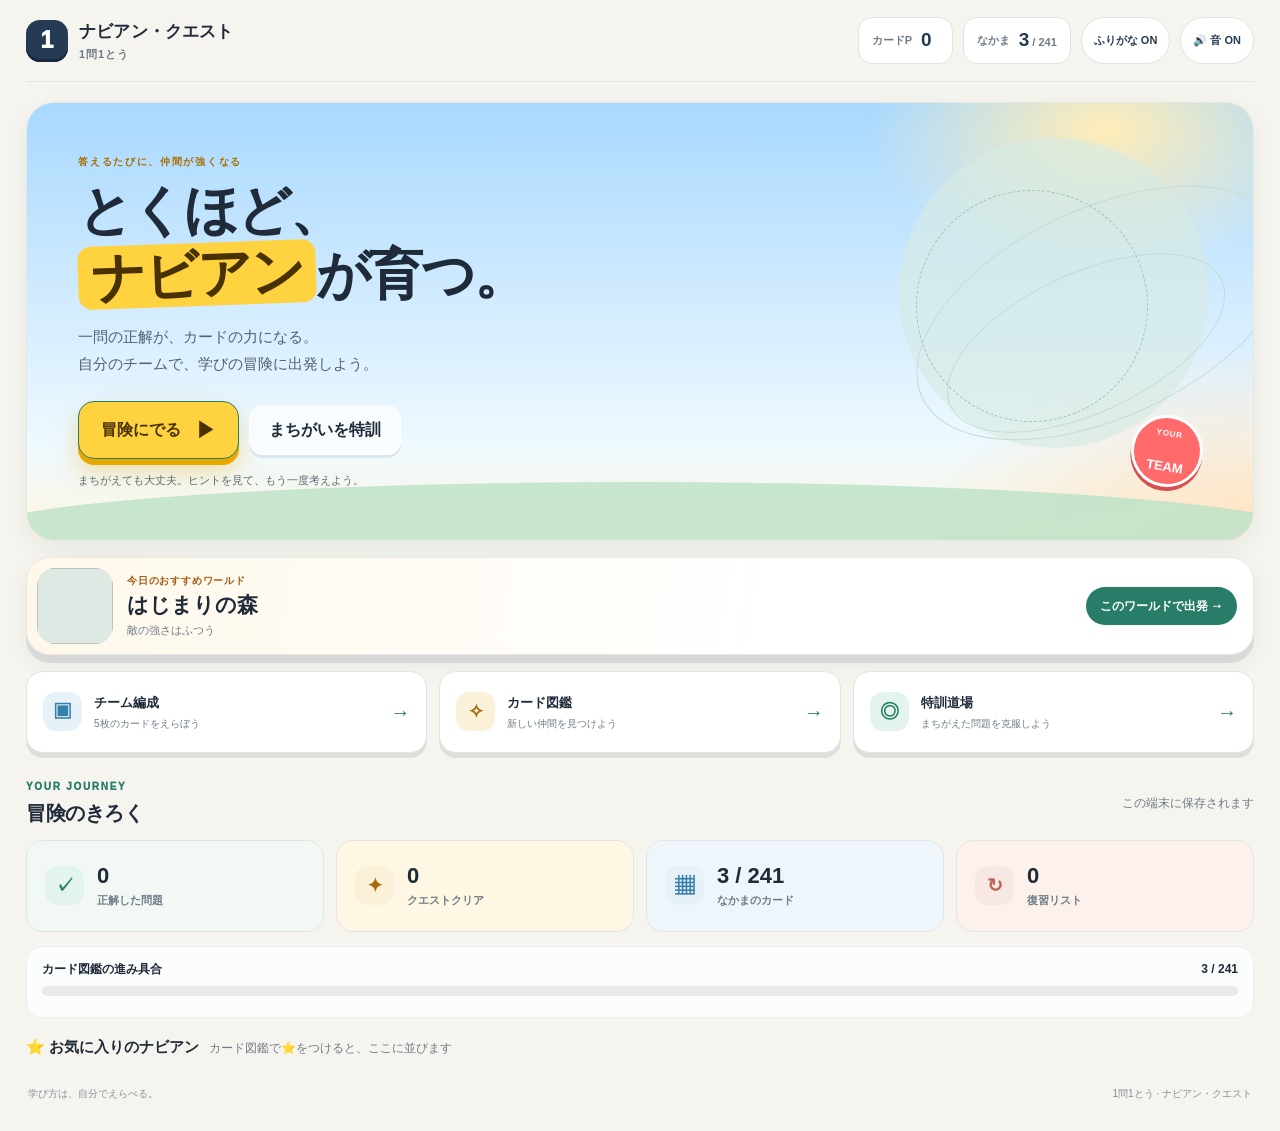
<file: index.html>
<!doctype html>
<html lang="ja">
<head>
  <meta charset="utf-8">
  <meta name="viewport" content="width=device-width,initial-scale=1,viewport-fit=cover">
  <meta name="theme-color" content="#f5f4ef">
  <meta name="description" content="ナビアンのカードと一緒に、問題を解いて冒険しよう。">
  <title>ナビアン・クエスト｜1問1とう</title>
  <link rel="stylesheet" href="css/quest.css">
  <link rel="stylesheet" href="css/battle-arena.css">
</head>
<body>
<div class="app-shell">
  <header class="topbar">
    <button class="brand" data-action="home" aria-label="ホームへ">
      <span class="brand-mark">1</span>
      <span class="brand-copy"><strong>ナビアン・クエスト</strong><small>1問1とう</small></span>
    </button>
    <div class="top-stats" aria-label="きろく">
      <div class="top-stat"><span>カードP</span><strong id="topPoints">0</strong></div>
      <div class="top-stat"><span>なかま</span><strong id="topOwned">3<small> / 241</small></strong></div>
      <button class="chip-button" id="furiganaBtn" data-action="toggle-furigana" aria-pressed="true">ふりがな ON</button>
      <button class="chip-button" id="soundBtn" data-action="toggle-sound" aria-pressed="true">🔊 音 ON</button>
    </div>
  </header>

  <main>
    <section id="screen-home" class="screen active" aria-labelledby="homeTitle">
      <div class="hero">
        <div class="hero-copy">
          <p class="eyebrow">答えるたびに、仲間が強くなる</p>
          <h1 id="homeTitle">とくほど、<br><span>ナビアン</span>が育つ。</h1>
          <p class="hero-lead">一問の正解が、カードの力になる。<br>自分のチームで、学びの冒険に出発しよう。</p>
          <div class="hero-actions">
            <button class="button primary large" data-action="setup"><span>冒険にでる</span><span class="button-arrow">▶</span></button>
            <button class="button quiet" data-action="training">まちがいを特訓</button>
          </div>
          <p class="hero-note">まちがえても大丈夫。ヒントを見て、もう一度考えよう。</p>
        </div>
        <div class="hero-showcase">
          <div class="hero-orbit orbit-one"></div>
          <div class="hero-orbit orbit-two"></div>
          <div class="hero-sparkles" aria-hidden="true"><i></i><i></i><i></i><i></i><i></i><i></i><i></i><i></i></div>
          <div id="heroCardStack" class="hero-card-stack" aria-label="チームのカード"></div>
          <div class="hero-sticker"><span>YOUR</span><strong>TEAM</strong></div>
        </div>
      </div>

      <button class="today-adventure" data-action="today-world">
        <img id="todayWorldImg" alt="">
        <span class="today-adventure-copy"><small>今日のおすすめワールド</small><strong id="todayWorldName">はじまりの森</strong><span id="todayWorldNote">敵の強さはふつう</span></span>
        <span class="today-adventure-go">このワールドで出発 →</span>
      </button>

      <div class="home-shortcuts">
        <button class="shortcut-card" data-action="team"><span class="shortcut-icon blue">▣</span><span><strong>チーム編成</strong><small>5枚のカードをえらぼう</small></span><span class="shortcut-arrow">→</span></button>
        <button class="shortcut-card" data-action="collection"><span class="shortcut-icon amber">✧</span><span><strong>カード図鑑</strong><small>新しい仲間を見つけよう</small></span><span class="shortcut-arrow">→</span></button>
        <button class="shortcut-card" data-action="training"><span class="shortcut-icon mint">◎</span><span><strong>特訓道場</strong><small>まちがえた問題を克服しよう</small></span><span class="shortcut-arrow">→</span></button>
      </div>
      <div class="dashboard">
        <div class="dashboard-heading"><div><p class="eyebrow">YOUR JOURNEY</p><h2>冒険のきろく</h2></div><span class="muted">この端末に保存されます</span></div>
        <div class="stats-grid">
          <article class="stat-card"><span class="stat-icon mint">✓</span><div><strong id="statCorrect">0</strong><span>正解した問題</span></div></article>
          <article class="stat-card"><span class="stat-icon amber">✦</span><div><strong id="statClears">0</strong><span>クエストクリア</span></div></article>
          <article class="stat-card"><span class="stat-icon blue">▦</span><div><strong id="statCollection">3 / 241</strong><span>なかまのカード</span></div></article>
          <article class="stat-card"><span class="stat-icon coral">↻</span><div><strong id="statMistakes">0</strong><span>復習リスト</span></div></article>
        </div>
        <div class="collection-progress">
          <div class="collection-progress-head"><span>カード図鑑の進み具合</span><strong id="collectionProgressText">3 / 241</strong></div>
          <div class="collection-progress-track"><i id="collectionProgressBar"></i></div>
          <p id="collectionProgressNote" class="muted"></p>
        </div>
      </div>

      <div class="home-favorites">
        <div class="home-favorites-head"><h3>⭐ お気に入りのナビアン</h3><span class="muted">カード図鑑で⭐をつけると、ここに並びます</span></div>
        <div id="homeFavorites" class="home-favorites-row"></div>
      </div>

      <footer class="home-foot"><span>学び方は、自分でえらべる。</span><span>1問1とう · ナビアン・クエスト</span></footer>
    </section>

    <section id="screen-setup" class="screen" aria-labelledby="setupTitle" hidden>
      <div class="page-heading">
        <button class="back-button" data-action="home">← ホーム</button>
        <div><p class="eyebrow">READY FOR ADVENTURE</p><h1 id="setupTitle">どんな冒険に出る？</h1><p class="muted">学年と教科をえらんで、今の自分に合う問題に挑戦しよう。</p></div>
      </div>
      <div class="setup-layout">
        <section class="panel setup-panel">
          <div class="panel-heading"><span class="step-number">01</span><div><h2>学年をえらぶ</h2><p>今遊べる問題から選べます。</p></div></div>
          <div id="gradeChoices" class="grade-choices"></div>
          <div class="panel-heading subject-heading"><span class="step-number">02</span><div><h2>教科をえらぶ</h2><p>ひとつの教科でも、ミックスでもOK。</p></div></div>
          <div id="subjectChoices" class="subject-choices"></div>
          <div id="categoryBlock" hidden>
            <div class="panel-heading subject-heading"><span class="step-number">03</span><div><h2>分野をえらぼう</h2><p>とくていの分野だけにしぼれます。選ばなければ全部から出題します。</p></div></div>
            <div id="categoryChoices" class="category-choices"></div>
          </div>
          <div id="worldBlock">
            <div class="panel-heading subject-heading"><span class="step-number" id="worldStepNum">03</span><div><h2>ワールドをえらぶ</h2><p>冒険の舞台。敵の顔ぶれと強さが少し変わります。</p></div></div>
            <div id="worldChoices" class="world-choices"></div>
          </div>
          <p id="setupMessage" class="setup-message" aria-live="polite">問題を読み込んでいます。</p>
          <div class="setup-bottom"><div><strong id="setupQuestionCount">5問</strong><span id="setupModeText">・クエストバトル</span></div><button id="startSetupButton" class="button primary large">クエスト開始 <span class="button-arrow">→</span></button></div>
        </section>
        <aside class="panel side-note">
          <div class="side-note-symbol">✦</div><h2>ヒントは、<br>いつでも味方。</h2>
          <p>わからない問題が出たら、ヒントを使って考え直せます。まちがえた問題は特訓帳に残るので、あとから何度でも練習できます。</p>
          <div class="rule-row"><span class="rule-dot green"></span><span>正解でカードPと経験値</span></div>
          <div class="rule-row"><span class="rule-dot yellow"></span><span>得意教科のカードはスキル発動</span></div>
          <div class="rule-row"><span class="rule-dot blue-dot"></span><span>カード集めは自分で選べる</span></div>
        </aside>
      </div>
    </section>

    <section id="screen-battle" class="screen" aria-labelledby="battleTitle" hidden>
      <div class="battle-toolbar">
        <button class="back-button" data-action="leave-run">← やめる</button>
        <div class="battle-title-group"><p class="eyebrow" id="battleModeEyebrow">NAVIAN QUEST</p><h1 id="battleTitle">クエストバトル</h1></div>
        <div class="battle-counter"><strong id="battleQuestionCount">1 / 5</strong><span id="battleSubjectLabel">1年・国語</span></div>
      </div>
      <div class="run-progress" id="runProgress" aria-label="問題の進み具合"></div>
      <div id="battleLayout" class="battle-layout">
        <div id="stageBanner" class="stage-banner" hidden></div>
        <aside id="enemyPanel" class="panel enemy-panel">
          <div class="panel-heading compact"><div><p class="eyebrow">OPPONENT</p><h2 id="enemyName">ナビアン</h2></div><span class="enemy-pills"><span id="enemyWave" class="wave-pill"></span><span id="enemyRank" class="rank-pill">ナビアン</span></span></div>
          <div id="enemyCard" class="enemy-card"></div>
          <div class="enemy-subject-line"><span>得意教科</span><strong id="enemySubject">算数</strong></div>
          <div class="enemy-health"><div><span>パワー</span><strong><span id="enemyHp">10</span> / <span id="enemyMaxHp">10</span></strong></div><div class="health-track"><i id="enemyHpBar"></i></div></div><span id="enemyWeak" class="enemy-weak" hidden>弱点オープン！ ダメージ+1</span>
          <p id="enemyStatus" class="enemy-status">正解して、カードの力を見せよう。</p>
          <p id="enemyNext" class="enemy-next"></p>
        </aside>

        <section class="panel question-panel">
          <div class="question-topline"><span id="questionBadge" class="question-badge">1年・国語</span><span id="comboBadge" class="combo-badge">連続正解 0</span></div>
          <div id="chainBanner" class="chain-banner" hidden></div>
          <div class="question-number">QUESTION <strong id="questionNumber">01</strong></div>
          <h2 id="questionText" class="question-text">問題を読み込んでいます。</h2>
          <div id="preHint" class="pre-hint" hidden></div>
          <div id="panelChoices" class="panel-choices" hidden></div>
          <div id="answerChoices" class="answer-choices"></div>
          <div id="feedbackPanel" class="feedback-panel" hidden aria-live="polite">
            <div id="feedbackSymbol" class="feedback-symbol">✓</div>
            <div class="feedback-copy"><strong id="feedbackTitle">正解！</strong><p id="feedbackBody"></p><div id="feedbackActions" class="feedback-actions"></div></div>
          </div>
          <div id="battleLog" class="battle-log" hidden></div>
          <p class="question-footnote">あせらず、問題を最後まで読んでから答えよう。</p>
        </section>

        <aside id="partyPanel" class="panel party-panel">
          <div class="panel-heading compact"><div><p class="eyebrow">YOUR TEAM</p><h2>いっしょに戦う仲間</h2></div></div>
          <p class="party-help" id="partyHelp">問題ごとにカードが交代。正解すると経験値がたまります。</p>
          <div id="teamPower" class="team-power" hidden>
            <div class="team-power-head"><span>チームパワー</span><strong><span id="teamHp">20</span> / <span id="teamMaxHp">20</span></strong></div>
            <div class="health-track team"><i id="teamHpBar"></i></div>
            <p id="teamStatus" class="team-status"></p>
          </div>
          <div id="teamRail" class="team-rail"></div>
          <div id="practiceBuddy" class="practice-buddy" hidden><span class="buddy-mark">◎</span><strong>特訓モード</strong><p>相手も制限時間もありません。覚えることに集中しよう。</p></div>
        </aside>
      </div>
    </section>

    <section id="screen-result" class="screen" aria-labelledby="resultTitle" hidden>
      <div class="result-shell">
        <div id="resultMark" class="result-mark">✦</div><p class="eyebrow" id="resultEyebrow">QUEST REPORT</p>
        <h1 id="resultTitle">クエストクリア！</h1>
        <p id="resultLead" class="result-lead">よくがんばったね。</p>
        <div id="resultStats" class="result-stats"></div>
        <div id="resultMvp" class="result-mvp" hidden></div>
        <div id="resultLevelUps" class="levelup-list"></div>
        <p id="resultLearningNote" class="result-learning-note"></p>
        <div class="result-actions"><button class="button primary large" data-action="replay">もう一度挑戦 <span class="button-arrow">→</span></button><button class="button secondary" data-action="training">特訓する</button><button class="button quiet" data-action="home">ホームへ</button></div>
      </div>
    </section>

    <section id="screen-training" class="screen" aria-labelledby="trainingTitle" hidden>
      <div class="page-heading">
        <button class="back-button" data-action="home">← ホーム</button>
        <div><p class="eyebrow">LEARN FROM EVERY TRY</p><h1 id="trainingTitle">特訓道場</h1><p class="muted">まちがいは、できるようになるための手がかり。</p></div>
      </div>
      <div class="training-layout">
        <section class="panel training-main">
          <div class="training-intro"><span class="training-emblem">◎</span><div><h2>まちがえた問題を、味方にする。</h2><p>正解できたら、1日後・3日後・7日後…と間隔をあけて復習。忘れにくい力を育てよう。</p></div></div>
          <div class="training-count-line"><strong id="trainingDueCount">0問</strong><span>いま復習する問題</span></div>
          <div id="mistakeList" class="mistake-list"></div>
          <button id="startMistakesButton" class="button primary large full" data-action="practice-mistakes">まちがい問題で特訓 <span class="button-arrow">→</span></button>
        </section>
        <aside class="panel training-options">
          <p class="eyebrow">CHOOSE YOUR PRACTICE</p><h2>教科を選んで練習</h2><p>バトルではなく、問題に集中してじっくり取り組めます。ここでもカードの経験値がたまります。</p><button class="button secondary full" data-action="choose-practice">教科別に特訓する →</button>
        </aside>
      </div>
    </section>

    <section id="screen-team" class="screen" aria-labelledby="teamTitle" hidden>
      <div class="page-heading">
        <button class="back-button" data-action="home">← ホーム</button>
        <div><p class="eyebrow">BUILD YOUR TEAM</p><h1 id="teamTitle">チーム編成</h1><p class="muted">いっしょに冒険するカードを、最大5枚選ぼう。</p></div>
      </div>
      <div class="panel">
        <div class="panel-heading"><div><h2>出発チーム</h2><p id="teamSelectedCount">3 / 5枚 選択中</p></div><button class="button secondary" data-action="collection">カードをさがす →</button></div>
        <div id="teamGrid" class="owned-card-grid"></div>
      </div>
    </section>

    <section id="screen-collection" class="screen" aria-labelledby="collectionTitle" hidden>
      <div class="page-heading">
        <button class="back-button" data-action="home">← ホーム</button>
        <div><p class="eyebrow">NAVIAN LIBRARY</p><h1 id="collectionTitle">ナビアン図鑑</h1><p class="muted">カードはランダムパックで仲間になるよ。まだ出会っていない仲間だけが出てきて、かぶりはないよ。</p></div>
      </div>
      <div class="panel collection-panel">
        <div class="pack-banner">
          <div class="pack-banner-copy"><strong>🎁 ランダムパック（3枚入り）</strong><p>まだ出会っていない仲間が出てきます。レアなボスナビが出ることも。かぶりは出ません。</p></div>
          <button class="button primary" id="packButton" data-action="buy-pack">100Pでパックを開く</button>
        </div>
        <div class="collection-toolbar">
          <div id="collectionFilters" class="filter-row">
            <button class="filter-chip active" data-filter="all">すべて</button>
            <button class="filter-chip" data-filter="owned">なかま</button>
            <button class="filter-chip" data-filter="favorite">⭐ お気に入り</button>
            <button class="filter-chip" data-filter="unowned">まだ出会っていない</button>
          </div>
          <label class="search-box"><span aria-hidden="true">⌕</span><input id="collectionSearch" type="search" placeholder="名前・教科でさがす" autocomplete="off"></label>
        </div>
        <div class="collection-summary"><span id="collectionCount">241体</span><span>カードP <strong id="collectionPoints">0</strong></span></div>
        <div id="collectionGrid" class="collection-grid"></div>
        <div class="collection-more-wrap"><button id="moreCardsButton" class="button secondary" data-action="more-cards">もっと見る</button></div>
      </div>
    </section>
  </main>
  <div id="packOverlay" class="pack-overlay" hidden>
    <div class="pack-box">
      <p class="eyebrow">RANDOM PACK</p>
      <h2>カードパック</h2>
      <p class="pack-lead">カードをタップして開けよう！</p>
      <div id="packCards" class="pack-cards"></div>
      <div class="pack-actions"><button class="button primary large" data-action="close-pack">仲間を確認する →</button></div>
    </div>
  </div>
  <div id="toast" class="toast" role="status" aria-live="polite"></div>
</div>

<script src="data/subjects.js"></script>
<script src="data/monsters.js"></script>
<script src="js/furigana.js"></script>
<script type="module" src="js/quest.js"></script>
</body>
</html>
</file>
<file: css/quest.css>
:root{color-scheme:light;--bg:#f5f4ef;--paper:#fff;--ink:#202b3a;--muted:#6f7b86;--line:#e1e4e4;--navy:#243b53;--blue:#367eab;--blue-soft:#e7f2f8;--green:#287d68;--green-soft:#e3f4ed;--amber:#c1872c;--amber-soft:#fbf1d9;--coral:#bb6656;--coral-soft:#f8e8e3;--shadow:0 8px 26px rgba(32,43,58,.06);--radius:22px}
*{box-sizing:border-box}
html{min-height:100%;background:var(--bg);scroll-behavior:smooth}
body{margin:0;min-height:100vh;color:var(--ink);background:var(--bg);font-family:-apple-system,BlinkMacSystemFont,"Hiragino Kaku Gothic ProN","Yu Gothic",Meiryo,sans-serif;line-height:1.5}
button,input{font:inherit}
button{cursor:pointer;touch-action:manipulation}
button:focus-visible,input:focus-visible{outline:3px solid #5aa2d3;outline-offset:3px}
button:disabled{opacity:.44;cursor:not-allowed;transform:none!important;box-shadow:none!important}
[hidden]{display:none!important}
.app-shell{max-width:1320px;margin:0 auto;padding:0 26px 30px}
.topbar{height:82px;display:flex;align-items:center;justify-content:space-between;gap:16px;border-bottom:1px solid var(--line)}
.brand{display:flex;align-items:center;gap:11px;border:0;background:transparent;color:var(--ink);padding:6px 0;text-align:left}
.brand-mark{width:42px;height:42px;display:grid;place-items:center;border-radius:14px;background:var(--navy);color:#fff;font-size:23px;font-weight:1000;box-shadow:inset 0 -3px 0 #172a3d}
.brand-copy{display:grid;gap:1px}.brand-copy strong{font-size:17px;font-weight:900;letter-spacing:.01em}.brand-copy small{font-size:11px;color:var(--muted);font-weight:800;letter-spacing:.09em}
.top-stats{display:flex;gap:10px}.top-stat{display:flex;align-items:center;gap:9px;padding:8px 13px;background:#fff;border:1px solid var(--line);border-radius:14px;min-width:95px}.top-stat span{font-size:11px;color:var(--muted);font-weight:800}.top-stat strong{font-size:19px;color:var(--navy);font-variant-numeric:tabular-nums}.top-stat strong small{font-size:11px;color:var(--muted);font-weight:700}
main{padding-top:20px}.screen{display:none}.screen.active{display:block}
.hero{position:relative;display:grid;grid-template-columns:minmax(0,1.1fr) minmax(320px,.9fr);min-height:340px;overflow:hidden;border:1px solid #e7e8e1;border-radius:28px;background:linear-gradient(115deg,#fff 0%,#fff 48%,#edf5f2 100%);box-shadow:var(--shadow)}
.hero-copy{z-index:2;padding:clamp(28px,4vw,54px) clamp(26px,4vw,54px);align-self:center}.eyebrow{margin:0 0 10px;color:var(--green);font-size:10px;font-weight:1000;letter-spacing:.17em}.hero h1{margin:0;font-size:clamp(33px,4.2vw,54px);line-height:1.18;letter-spacing:-.04em;font-weight:1000}.hero h1 span{color:var(--green)}.hero-lead{margin:17px 0 0;color:#53616e;font-size:15px;line-height:1.8}.hero-actions{display:flex;align-items:center;flex-wrap:wrap;gap:10px;margin-top:24px}.hero-note{margin:13px 0 0;color:var(--muted);font-size:11px}
.hero-showcase{position:relative;min-height:320px;display:grid;place-items:center;overflow:hidden}.hero-showcase:before{content:"";position:absolute;width:310px;height:310px;border-radius:50%;background:#d8ebe4;opacity:.65;right:8%;top:8%}.hero-showcase:after{content:"";position:absolute;width:230px;height:230px;border-radius:50%;border:1px dashed #9ac5b6;right:19%;top:20%}.hero-orbit{position:absolute;z-index:0;border:1px solid #c4dcd3;border-radius:50%;transform:rotate(-25deg)}.orbit-one{width:400px;height:210px;right:-9%;top:24%}.orbit-two{width:300px;height:140px;right:3%;top:39%}
.hero-card-stack{position:relative;z-index:1;display:flex;align-items:center;justify-content:center;width:100%;padding-top:4px}.hero-card{width:clamp(90px,12vw,132px);margin-left:-16px;transform:rotate(var(--tilt,0deg)) translateY(var(--lift,0));filter:drop-shadow(0 12px 10px #2b46501a)}.hero-card:first-child{margin-left:0;--tilt:-12deg;--lift:17px}.hero-card:nth-child(2){z-index:2;--tilt:1deg;--lift:-8px}.hero-card:nth-child(3){--tilt:12deg;--lift:17px}.hero-card .battle-card{width:100%;border-radius:13px}.hero-card-name{display:block;margin-top:5px;text-align:center;font-size:11px;font-weight:900}
.hero-sticker{position:absolute;z-index:3;right:9%;bottom:12%;display:grid;place-items:center;width:72px;height:72px;border:3px solid #fff;border-radius:50%;background:var(--amber);color:#fff;box-shadow:0 4px 0 #986721;transform:rotate(9deg)}.hero-sticker span{font-size:8px;font-weight:900;letter-spacing:.1em}.hero-sticker strong{font-size:13px;line-height:1.1}
.button{min-height:52px;display:inline-flex;align-items:center;justify-content:center;gap:15px;padding:12px 19px;border:1px solid #d9e0e3;border-radius:14px;background:#fff;color:var(--ink);font-weight:900;box-shadow:0 3px 0 #dfe3e4;transition:transform .14s,box-shadow .14s,background .14s}.button:hover:not(:disabled){transform:translateY(-2px);box-shadow:0 5px 0 #dfe3e4}.button:active:not(:disabled){transform:translateY(1px);box-shadow:0 1px 0 #dfe3e4}.button.primary{background:var(--green);border-color:var(--green);color:#fff;box-shadow:0 3px 0 #1c5e4e}.button.primary:hover:not(:disabled){box-shadow:0 5px 0 #1c5e4e}.button.secondary{background:var(--blue-soft);border-color:#d1e5f0;color:#225f84;box-shadow:0 3px 0 #c6dce8}.button.quiet{min-height:44px;border-color:transparent;background:transparent;color:#5d6b76;box-shadow:none}.button.large{min-height:58px;padding:14px 22px;border-radius:16px;font-size:16px}.button.full{width:100%}.button-arrow{font-size:20px;line-height:1}
.dashboard{margin-top:26px}.dashboard-heading,.panel-heading{display:flex;justify-content:space-between;align-items:center;gap:14px}.dashboard-heading{margin-bottom:12px}.dashboard-heading h2,.panel-heading h2{margin:0;font-size:20px;letter-spacing:-.02em}.dashboard-heading .eyebrow{margin-bottom:4px}.muted{color:var(--muted);font-size:12px;line-height:1.7}.stats-grid{display:grid;grid-template-columns:repeat(4,minmax(0,1fr));gap:12px}.stat-card{min-height:92px;display:flex;align-items:center;gap:13px;padding:18px;border:1px solid var(--line);border-radius:17px;background:#fff}.stat-icon,.shortcut-icon{flex:0 0 auto;display:grid;place-items:center;width:39px;height:39px;border-radius:13px;font-weight:1000;font-size:19px}.stat-icon.mint,.shortcut-icon.mint{background:var(--green-soft);color:var(--green)}.stat-icon.amber,.shortcut-icon.amber{background:var(--amber-soft);color:#a66c14}.stat-icon.blue,.shortcut-icon.blue{background:var(--blue-soft);color:var(--blue)}.stat-icon.coral{background:var(--coral-soft);color:var(--coral)}.stat-card div{display:grid;gap:2px}.stat-card strong{font-size:22px;line-height:1.2;font-variant-numeric:tabular-nums}.stat-card span:last-child{font-size:11px;color:var(--muted);font-weight:800}
.home-shortcuts{display:grid;grid-template-columns:repeat(3,minmax(0,1fr));gap:12px;margin-top:16px}.shortcut-card{display:flex;align-items:center;gap:12px;min-height:82px;padding:14px 16px;text-align:left;border:1px solid var(--line);border-radius:17px;background:#fff;color:var(--ink);transition:transform .14s,border-color .14s}.shortcut-card:hover{transform:translateY(-2px);border-color:#c5d7d8}.shortcut-card>span:nth-child(2){display:grid;gap:3px;min-width:0}.shortcut-card strong{font-size:13px}.shortcut-card small{font-size:10px;color:var(--muted)}.shortcut-arrow{margin-left:auto;color:var(--green);font-size:20px}.home-foot{display:flex;justify-content:space-between;gap:15px;margin:19px 2px 0;color:#849098;font-size:10px}
.page-heading{display:grid;grid-template-columns:1fr;gap:12px;margin-bottom:18px}.back-button{width:max-content;min-height:38px;padding:7px 10px;border:1px solid transparent;border-radius:10px;background:transparent;color:#60707b;font-size:12px;font-weight:900;text-align:left}.back-button:hover{background:#e9efec}.page-heading h1{margin:0;font-size:clamp(27px,3vw,36px);letter-spacing:-.035em}.page-heading .eyebrow{margin-bottom:5px}.page-heading .muted{margin:7px 0 0;font-size:13px}
.setup-layout{display:grid;grid-template-columns:minmax(0,1fr) 280px;gap:16px;align-items:stretch}.panel{border:1px solid var(--line);border-radius:22px;background:#fff;box-shadow:var(--shadow);padding:24px}.setup-panel{padding:25px}.panel-heading{justify-content:flex-start}.panel-heading p{margin:4px 0 0;color:var(--muted);font-size:11px}.step-number{width:39px;height:39px;display:grid;place-items:center;flex:0 0 auto;border-radius:13px;background:var(--green-soft);color:var(--green);font-size:13px;font-weight:1000}.grade-choices{display:grid;grid-template-columns:repeat(3,minmax(0,1fr));gap:10px;margin:16px 0 22px}.grade-choice{min-height:64px;border:1px solid var(--line);border-radius:14px;background:#fafbf9;color:var(--ink);font-weight:900;font-size:15px}.grade-choice small{display:block;margin-top:2px;font-size:9px;font-weight:700;color:var(--muted)}.grade-choice.selected{background:var(--green-soft);border:2px solid #5aa78e;color:#1f6e59;box-shadow:inset 0 0 0 1px #fff}.subject-heading{padding-top:4px}.subject-choices{display:grid;grid-template-columns:repeat(3,minmax(0,1fr));gap:10px;margin:16px 0 8px}.subject-choice{min-height:76px;padding:10px;border:1px solid var(--line);border-radius:14px;background:#fbfcfb;color:var(--ink);font-weight:900}.subject-choice .subject-symbol{display:block;margin-bottom:3px;font-size:20px}.subject-choice small{display:block;margin-top:1px;font-size:9px;color:var(--muted);font-weight:700}.subject-choice.selected{background:var(--blue-soft);border:2px solid #71afcf;color:#1f6488}.subject-choice.mix{border-style:dashed}.setup-message{min-height:24px;margin:12px 0 0;color:var(--muted);font-size:11px}.setup-bottom{display:flex;align-items:center;justify-content:space-between;gap:14px;margin-top:12px;padding-top:17px;border-top:1px solid #edf0ee}.setup-bottom>div{display:grid;gap:2px}.setup-bottom strong{font-size:19px}.setup-bottom span{color:var(--muted);font-size:11px}.side-note{position:relative;overflow:hidden;background:#eef5f1;border-color:#d9e9e0;padding:26px}.side-note-symbol{display:grid;place-items:center;width:47px;height:47px;border-radius:15px;background:#d8ebe1;color:var(--green);font-size:26px}.side-note h2{margin:17px 0 12px;font-size:27px;line-height:1.3}.side-note>p{color:#61736d;font-size:12px;line-height:1.9}.rule-row{display:flex;align-items:center;gap:9px;margin-top:13px;font-size:11px;font-weight:800;color:#50625c}.rule-dot{width:9px;height:9px;border-radius:50%;background:var(--green)}.rule-dot.yellow{background:var(--amber)}.rule-dot.blue-dot{background:var(--blue)}
.battle-toolbar{display:grid;grid-template-columns:1fr auto 1fr;align-items:center;gap:14px;min-height:58px}.battle-title-group{text-align:center}.battle-title-group .eyebrow{margin:0 0 1px;font-size:9px}.battle-title-group h1{margin:0;font-size:20px}.battle-counter{justify-self:end;display:grid;gap:1px;text-align:right}.battle-counter strong{font-size:17px;font-variant-numeric:tabular-nums}.battle-counter span{font-size:10px;color:var(--muted)}.run-progress{display:grid;grid-auto-flow:column;grid-auto-columns:1fr;gap:6px;margin:8px 0 13px}.progress-step{height:5px;border-radius:99px;background:#e0e5e4}.progress-step.current{background:#75b9a1}.progress-step.done{background:var(--green)}
.battle-layout{display:grid;grid-template-columns:minmax(185px,.74fr) minmax(360px,1.5fr) minmax(190px,.76fr);gap:13px;align-items:stretch}.enemy-panel,.party-panel,.question-panel{padding:18px;min-width:0}.panel-heading.compact{align-items:flex-start}.panel-heading.compact .eyebrow{font-size:8px;margin-bottom:3px}.panel-heading.compact h2{font-size:16px}.rank-pill{padding:5px 8px;border-radius:99px;background:var(--amber-soft);color:#99691d;font-size:9px;font-weight:900;white-space:nowrap}.enemy-card{width:min(190px,100%);margin:9px auto 8px}.enemy-card .battle-card{width:100%;border-radius:15px}.enemy-card.is-defeated{filter:grayscale(.35);opacity:.58;transform:scale(.94)}.enemy-subject-line,.enemy-health>div:first-child{display:flex;align-items:center;justify-content:space-between;gap:8px}.enemy-subject-line{padding:8px 10px;border-radius:10px;background:#f4f6f3;font-size:10px}.enemy-subject-line span{color:var(--muted)}.enemy-subject-line strong{font-size:11px}.enemy-health{margin-top:14px}.enemy-health>div:first-child{font-size:10px;color:var(--muted);margin-bottom:6px}.enemy-health strong{color:var(--ink);font-variant-numeric:tabular-nums}.health-track{height:9px;border-radius:99px;background:#e8ebea;overflow:hidden}.health-track i{display:block;height:100%;width:100%;border-radius:99px;background:linear-gradient(90deg,#5cac8c,#9bcf85);transition:width .25s}.enemy-status{margin:10px 0 0;color:var(--muted);font-size:10px;line-height:1.6}.question-panel{display:flex;flex-direction:column;min-height:450px}.question-topline{display:flex;align-items:center;justify-content:space-between;gap:8px}.question-badge,.combo-badge{display:inline-flex;align-items:center;min-height:27px;padding:5px 9px;border-radius:99px;background:var(--blue-soft);color:#286d91;font-size:10px;font-weight:900}.combo-badge{background:#f8f2e5;color:#9a7124}.question-number{margin-top:21px;color:#91a0a4;font-size:9px;font-weight:1000;letter-spacing:.15em}.question-number strong{margin-left:6px;color:#b7c3c1;font-size:20px;letter-spacing:0}.question-text{margin:8px 0 18px;font-size:clamp(22px,2.1vw,29px);line-height:1.5;letter-spacing:-.025em;font-weight:900;overflow-wrap:anywhere}.answer-choices{display:grid;grid-template-columns:repeat(2,minmax(0,1fr));gap:9px;margin-top:auto}.answer-choice{display:flex;align-items:center;gap:10px;min-height:61px;padding:12px 13px;border:1px solid #dce4e5;border-radius:14px;background:#fbfcfc;color:var(--ink);font-size:clamp(14px,1.4vw,17px);font-weight:800;text-align:left;box-shadow:0 3px 0 #e2e7e6;transition:background .12s,border-color .12s,transform .12s}.answer-choice:hover:not(:disabled){background:#f0f8f5;border-color:#8dc4af}.answer-choice:active:not(:disabled){transform:translateY(2px);box-shadow:0 1px 0 #e2e7e6}.answer-letter{display:grid;place-items:center;flex:0 0 26px;width:26px;height:26px;border-radius:8px;background:#edf1f0;color:#6c7b7e;font-size:11px;font-weight:1000}.typed-answer-row{display:flex;gap:9px;grid-column:1/-1}.typed-answer-row input{width:100%;min-width:0;min-height:58px;padding:12px;border:1px solid #cfdcdb;border-radius:13px;background:#fff;font-size:20px}.typed-answer-row .button{flex:0 0 auto}.question-footnote{margin:13px 0 0;color:#8a969a;font-size:10px}.feedback-panel{display:flex;gap:12px;margin-top:15px;padding:14px;border:1px solid #cfe7d9;border-radius:15px;background:#eff8f2}.feedback-panel.miss{border-color:#f0dfb8;background:#fcf6e8}.feedback-symbol{display:grid;place-items:center;flex:0 0 30px;width:30px;height:30px;border-radius:10px;background:var(--green);color:white;font-weight:1000}.feedback-panel.miss .feedback-symbol{background:var(--amber)}.feedback-copy{min-width:0;flex:1}.feedback-copy>strong{display:block;font-size:15px}.feedback-copy>p{margin:5px 0 0;font-size:12px;line-height:1.7;white-space:pre-line;color:#53635e}.feedback-actions{display:flex;flex-wrap:wrap;gap:8px;margin-top:10px}.feedback-actions .button{min-height:39px;padding:8px 12px;font-size:11px}.party-help{margin:7px 0 13px;color:var(--muted);font-size:10px;line-height:1.7}.team-rail{display:grid;gap:9px}.battle-team-card{display:grid;grid-template-columns:64px minmax(0,1fr);align-items:center;gap:10px;width:100%;padding:7px;border:1px solid #e2e8e7;border-radius:13px;background:#fcfdfc;text-align:left;color:var(--ink)}.battle-team-card.active{border:2px solid #6fb29a;background:#f0f8f4;padding:6px}.battle-team-art .battle-card{width:64px;border-radius:9px}.battle-team-info{display:grid;gap:3px;min-width:0}.battle-team-info strong{font-size:11px;overflow-wrap:anywhere}.battle-team-info small{font-size:9px;color:var(--muted)}.level-pill{width:max-content;padding:3px 6px;border-radius:99px;background:#f6efd9;color:#946c20;font-size:8px;font-weight:900}.practice-layout{grid-template-columns:minmax(0,1fr) minmax(220px,.45fr)}.practice-layout .question-panel{grid-column:1;grid-row:1}.practice-layout .party-panel{grid-column:2;grid-row:1}.practice-buddy{margin-top:20px;padding:17px;border-radius:16px;background:var(--green-soft);text-align:center}.buddy-mark{display:grid;place-items:center;width:45px;height:45px;margin:0 auto 8px;border-radius:50%;background:#fff;color:var(--green);font-size:25px}.practice-buddy strong{font-size:13px}.practice-buddy p{margin:7px 0 0;color:#55766b;font-size:11px;line-height:1.8}
.result-shell{max-width:760px;margin:18px auto 0;padding:clamp(26px,5vw,52px);border:1px solid var(--line);border-radius:28px;background:#fff;text-align:center;box-shadow:var(--shadow)}.result-mark{display:grid;place-items:center;width:72px;height:72px;margin:0 auto 16px;border-radius:24px;background:var(--green-soft);color:var(--green);font-size:36px}.result-shell .eyebrow{margin-bottom:7px}.result-shell h1{margin:0;font-size:clamp(29px,4vw,42px);letter-spacing:-.035em}.result-lead{margin:11px 0 24px;color:var(--muted);line-height:1.8;font-size:14px}.result-stats{display:grid;grid-template-columns:repeat(3,minmax(0,1fr));gap:10px}.result-stat{padding:16px 10px;border-radius:15px;background:#f5f8f6}.result-stat strong{display:block;font-size:26px;font-variant-numeric:tabular-nums}.result-stat span{font-size:10px;color:var(--muted);font-weight:800}.levelup-list{display:grid;gap:7px;margin-top:14px}.levelup-note{padding:10px;border-radius:12px;background:#fbf1d9;color:#8b641c;font-size:12px;font-weight:900}.result-learning-note{margin:18px 0 0;color:var(--muted);font-size:11px;line-height:1.8;white-space:pre-line}.result-actions{display:flex;justify-content:center;flex-wrap:wrap;gap:10px;margin-top:24px}
.training-layout{display:grid;grid-template-columns:minmax(0,1fr) 280px;gap:16px;align-items:start}.training-main{padding:25px}.training-intro{display:flex;align-items:center;gap:14px;padding:17px;border-radius:17px;background:#eef6f1}.training-emblem{display:grid;place-items:center;flex:0 0 48px;width:48px;height:48px;border-radius:15px;background:#d8ece1;color:var(--green);font-size:28px}.training-intro h2{margin:0;font-size:18px}.training-intro p{margin:5px 0 0;color:#5e746b;font-size:11px;line-height:1.8}.training-count-line{display:flex;align-items:baseline;gap:9px;margin:20px 0 10px}.training-count-line strong{font-size:22px}.training-count-line span{font-size:11px;color:var(--muted)}.mistake-list{display:grid;gap:8px;margin-bottom:18px}.mistake-item{padding:12px 14px;border:1px solid var(--line);border-radius:12px;background:#fff}.mistake-item strong{display:block;font-size:12px;line-height:1.7}.mistake-item small{display:block;margin-top:4px;color:var(--muted);font-size:10px}.empty-state{padding:24px 12px;border:1px dashed #d4dfdb;border-radius:14px;color:var(--muted);font-size:12px;line-height:1.8;text-align:center}.training-options{background:#faf6e9;border-color:#ede0bf;padding:25px}.training-options h2{margin:0;font-size:22px}.training-options>p:not(.eyebrow){color:#7c735e;font-size:12px;line-height:1.9;margin:12px 0 22px}
.owned-card-grid{display:grid;grid-template-columns:repeat(auto-fill,minmax(175px,1fr));gap:12px}.owned-card-item{display:flex;flex-direction:column;gap:10px;padding:13px;border:1px solid var(--line);border-radius:17px;background:#fff}.owned-card-item.is-selected{border:2px solid #75b89e;background:#f7fbf8;padding:12px}.owned-card-art{width:132px;max-width:100%;margin:0 auto}.owned-card-art .battle-card{width:100%;border-radius:14px}.owned-card-info{text-align:center}.owned-card-info strong{display:block;font-size:13px}.owned-card-info small{display:block;margin-top:3px;color:var(--muted);font-size:10px}.owned-card-item .button{width:100%;min-height:42px;padding:8px;font-size:11px}
.collection-panel{padding:21px}.collection-toolbar{display:flex;align-items:center;justify-content:space-between;gap:14px;flex-wrap:wrap}.filter-row{display:flex;gap:6px;flex-wrap:wrap}.filter-chip{min-height:38px;padding:8px 12px;border:1px solid var(--line);border-radius:99px;background:#fff;color:#60707b;font-size:11px;font-weight:900}.filter-chip.active{border-color:#8cbdac;background:var(--green-soft);color:#246c58}.search-box{display:flex;align-items:center;gap:8px;width:min(280px,100%);min-height:40px;padding:0 12px;border:1px solid var(--line);border-radius:12px;background:#fbfcfb}.search-box span{font-size:24px;color:#82908f;line-height:1}.search-box input{width:100%;min-width:0;border:0;outline:0;background:transparent;color:var(--ink);font-size:12px}.collection-summary{display:flex;justify-content:space-between;align-items:center;gap:12px;margin:18px 0 11px;color:var(--muted);font-size:11px}.collection-summary strong{color:var(--ink);font-size:14px}.collection-grid{display:grid;grid-template-columns:repeat(auto-fill,minmax(158px,1fr));gap:12px}.collection-item{display:flex;flex-direction:column;gap:8px;min-width:0;padding:12px;border:1px solid var(--line);border-radius:16px;background:#fff}.collection-item.owned{border-color:#d8e9df;background:#fbfdfb}.collection-art{width:125px;max-width:100%;margin:0 auto}.collection-art .battle-card{width:100%;border-radius:12px}.collection-meta{text-align:center;min-height:45px}.collection-meta strong{display:block;font-size:12px;line-height:1.5;overflow-wrap:anywhere}.collection-meta small{display:block;margin-top:3px;color:var(--muted);font-size:9px}.collection-actions{display:grid;gap:6px;margin-top:auto}.collection-actions .button{min-height:40px;padding:7px;font-size:10px}.collection-more-wrap{text-align:center;margin-top:20px}.collection-more-wrap .button{min-width:180px}
.toast{position:fixed;z-index:50;left:50%;bottom:22px;max-width:calc(100vw - 28px);padding:12px 18px;border-radius:13px;background:#243b53;color:#fff;font-size:12px;font-weight:900;box-shadow:0 8px 28px #1d2d3d2a;opacity:0;transform:translate(-50%,12px);pointer-events:none;transition:opacity .2s,transform .2s}.toast.show{opacity:1;transform:translate(-50%,0)}
.battle-card{position:relative;width:100%;aspect-ratio:3/4;overflow:hidden;border-radius:18px;background:#17233a;isolation:isolate;box-shadow:0 9px 20px #1f34451e;transform:translateZ(0)}.card-art{position:absolute;inset:0;overflow:hidden}.card-bg,.card-frame,.card-monster{position:absolute;inset:0;width:100%;height:100%;object-fit:cover}.card-bg{z-index:0}.card-glow{position:absolute;inset:0;z-index:1;background:radial-gradient(circle at 50% 43%,#fff4,transparent 42%),linear-gradient(180deg,#ffffff0a,#0005);pointer-events:none}.card-monster{z-index:2;object-fit:contain;padding:9% 8% 14%;filter:drop-shadow(0 10px 7px #000b)}.card-frame{z-index:3;object-fit:fill;pointer-events:none}.card-info{position:absolute;z-index:4;left:7%;right:7%;bottom:5%;display:flex;align-items:center;gap:7px;padding:7px 9px;border-radius:10px;background:#07101de8;border:1px solid #fff4;color:#fff;box-shadow:0 4px 14px #0008}.card-info b{overflow:hidden;text-overflow:ellipsis;white-space:nowrap;font-size:12px}.card-rarity{flex:0 0 auto;font-size:8px;font-weight:1000;letter-spacing:.08em;padding:3px 5px;border-radius:5px;background:#ffffff22}.rarity-boss .card-info{background:#1a0c18eb}.rarity-rare .card-info{background:#101a2ceb}.card-subject{position:absolute;top:7px;left:50%;transform:translateX(-50%);z-index:5;min-width:58px;padding:4px 10px;border:1px solid #ffffff66;border-radius:999px;background:#101827e8;color:#fff;font-size:12px;font-weight:1000;text-align:center;box-shadow:0 3px 10px #0006;pointer-events:none}.card-effect{position:absolute;inset:0;z-index:2;pointer-events:none;mix-blend-mode:screen;opacity:0}.is-mini .card-subject{top:4px;font-size:9px;min-width:42px;padding:2px 6px}.is-mini .card-info{display:none}
@media(max-width:1060px){.app-shell{padding:0 18px 24px}.hero-copy{padding:30px}.hero-showcase{min-height:300px}.hero-card{width:clamp(84px,11vw,118px)}.setup-layout,.training-layout{grid-template-columns:minmax(0,1fr) 245px}.battle-layout{grid-template-columns:minmax(160px,.7fr) minmax(320px,1.5fr) minmax(160px,.7fr);gap:9px}.enemy-panel,.party-panel,.question-panel{padding:14px}.battle-team-card{grid-template-columns:52px minmax(0,1fr);gap:7px}.battle-team-art .battle-card{width:52px}.stat-card{padding:14px;gap:9px}}
@media(max-width:820px){.app-shell{padding:0 13px 22px}.topbar{height:70px}.brand-mark{width:38px;height:38px}.brand-copy strong{font-size:14px}.hero{grid-template-columns:1fr minmax(230px,.7fr);min-height:310px}.hero-copy{padding:27px 22px}.hero h1{font-size:clamp(29px,4.7vw,40px)}.hero-lead{font-size:13px}.hero-showcase{min-height:270px}.hero-showcase:before{width:230px;height:230px}.hero-showcase:after{width:200px;height:200px}.hero-card{width:105px;margin-left:-16px}.hero-sticker{width:59px;height:59px;right:5%;bottom:9%}.stats-grid{grid-template-columns:repeat(2,minmax(0,1fr))}.stat-card{min-height:75px}.home-shortcuts{grid-template-columns:1fr}.shortcut-card{min-height:67px}.setup-layout,.training-layout{grid-template-columns:1fr}.side-note{display:none}.battle-toolbar{grid-template-columns:1fr auto}.battle-title-group{grid-column:1/-1;grid-row:1;text-align:left;padding-left:8px}.battle-toolbar>.back-button{grid-column:1;grid-row:2}.battle-counter{grid-column:2;grid-row:2}.battle-layout{grid-template-columns:minmax(0,1fr) minmax(0,1fr)}.question-panel{grid-column:1/-1;grid-row:1;min-height:0;order:1}.enemy-panel{grid-column:1;grid-row:2;order:2}.party-panel{grid-column:2;grid-row:2;order:3}.enemy-card{width:min(145px,100%)}.question-text{font-size:24px;margin-bottom:14px}.answer-choice{min-height:56px}.practice-layout{grid-template-columns:1fr}.practice-layout .question-panel{grid-column:1;grid-row:1}.practice-layout .party-panel{grid-column:1;grid-row:2}.practice-layout .enemy-panel{display:none}.practice-layout .team-rail{grid-template-columns:repeat(3,minmax(0,1fr))}.practice-layout .battle-team-card{grid-template-columns:1fr;text-align:center}.practice-layout .battle-team-art .battle-card{margin:auto}.practice-layout .battle-team-info{justify-items:center}.practice-layout .practice-buddy{display:block!important}.result-shell{margin-top:8px}}
@media(max-width:560px){.app-shell{padding:0 10px 18px}.topbar{height:66px}.brand{gap:8px}.brand-mark{width:34px;height:34px;border-radius:11px;font-size:19px}.brand-copy strong{font-size:12px}.brand-copy small{font-size:9px}.top-stats{gap:5px}.top-stat{min-width:0;gap:6px;padding:7px 8px;border-radius:11px}.top-stat span{font-size:9px}.top-stat strong{font-size:15px}.top-stat strong small{font-size:9px}.hero{grid-template-columns:1fr;min-height:0}.hero-copy{padding:26px 22px 14px}.hero h1{font-size:36px}.hero-lead{font-size:13px}.hero-actions{margin-top:18px}.hero-actions .button.primary{flex:1}.hero-showcase{min-height:210px}.hero-showcase:before{width:200px;height:200px;right:25%;top:0}.hero-showcase:after{width:168px;height:168px;right:32%;top:7%}.hero-card{width:94px;margin-left:-13px}.hero-sticker{right:14%;bottom:7%;width:54px;height:54px}.dashboard{margin-top:20px}.dashboard-heading{align-items:flex-end}.dashboard-heading h2{font-size:17px}.dashboard-heading .muted{max-width:120px;text-align:right;font-size:9px}.stats-grid{gap:8px}.stat-card{padding:11px;gap:8px;min-height:70px}.stat-icon{width:31px;height:31px;border-radius:10px;font-size:15px}.stat-card strong{font-size:18px}.stat-card span:last-child{font-size:9px}.home-shortcuts{gap:8px;margin-top:12px}.shortcut-card{padding:11px;min-height:62px}.shortcut-icon{width:33px;height:33px}.shortcut-card strong{font-size:12px}.shortcut-card small{font-size:9px}.home-foot{font-size:8px}.page-heading{gap:7px;margin-bottom:14px}.page-heading h1{font-size:28px}.page-heading .muted{font-size:11px}.panel{padding:15px;border-radius:17px}.setup-panel,.training-main{padding:16px}.grade-choices{gap:7px;margin:12px 0 17px}.grade-choice{min-height:57px;font-size:13px}.subject-choices{grid-template-columns:repeat(2,minmax(0,1fr));gap:7px;margin-top:12px}.subject-choice{min-height:68px}.setup-bottom{align-items:stretch;flex-direction:column}.setup-bottom .button{width:100%}.battle-toolbar{gap:5px}.battle-title-group h1{font-size:17px}.battle-counter strong{font-size:15px}.run-progress{gap:4px}.battle-layout{grid-template-columns:1fr}.question-panel{grid-column:1;grid-row:1;padding:15px}.enemy-panel{grid-column:1;grid-row:2}.party-panel{grid-column:1;grid-row:3}.question-number{margin-top:16px}.question-text{font-size:22px;line-height:1.45}.answer-choices{gap:7px}.answer-choice{min-height:54px;padding:9px;font-size:13px;gap:7px}.answer-letter{width:22px;height:22px;flex-basis:22px;font-size:9px}.feedback-panel{padding:11px;gap:8px}.feedback-copy>p{font-size:11px}.feedback-actions .button{flex:1}.enemy-panel{display:grid;grid-template-columns:minmax(0,1fr) minmax(100px,.8fr);align-items:center;gap:6px}.enemy-panel .panel-heading{grid-column:1/-1}.enemy-card{grid-column:1;grid-row:2;width:105px;margin:0 auto}.enemy-subject-line,.enemy-health,.enemy-status{grid-column:2}.enemy-subject-line{grid-row:2}.enemy-health{grid-row:3}.enemy-status{grid-row:4}.team-rail{grid-template-columns:repeat(3,minmax(0,1fr));gap:6px}.battle-team-card{grid-template-columns:1fr;text-align:center;padding:6px;gap:5px}.battle-team-card.active{padding:5px}.battle-team-art .battle-card{width:56px;margin:auto}.battle-team-info{justify-items:center}.battle-team-info strong{font-size:9px}.battle-team-info small{font-size:8px}.level-pill{font-size:7px}.practice-layout .team-rail{grid-template-columns:repeat(3,minmax(0,1fr))}.result-shell{padding:24px 15px;border-radius:20px}.result-shell h1{font-size:31px}.result-stats{gap:6px}.result-stat{padding:12px 5px}.result-stat strong{font-size:22px}.result-stat span{font-size:8px}.result-actions{flex-direction:column}.result-actions .button{width:100%}.training-intro{align-items:flex-start;padding:12px}.training-intro h2{font-size:15px}.training-emblem{width:38px;height:38px;flex-basis:38px;font-size:22px}.training-options{padding:17px}.training-options h2{font-size:20px}.owned-card-grid{grid-template-columns:repeat(2,minmax(0,1fr));gap:8px}.owned-card-item{padding:9px}.owned-card-item.is-selected{padding:8px}.owned-card-art{width:105px}.collection-panel{padding:12px}.collection-toolbar{align-items:stretch}.search-box{width:100%}.collection-grid{grid-template-columns:repeat(2,minmax(0,1fr));gap:8px}.collection-item{padding:8px}.collection-art{width:104px}.collection-meta strong{font-size:10px}.collection-actions .button{min-height:38px;padding:6px;font-size:9px}.filter-chip{min-height:34px;padding:6px 9px;font-size:9px}.collection-summary{font-size:10px}.toast{bottom:12px;font-size:11px}}
@media(prefers-reduced-motion:reduce){*,*::before,*::after{scroll-behavior:auto!important;animation-duration:.001ms!important;animation-iteration-count:1!important;transition-duration:.001ms!important}}
/* 手札とチームパワー（カードバトル改修） */
.team-power{margin:0 0 12px;padding:10px;border:1px solid #e2e8e7;border-radius:13px;background:#fcfdfc}
.team-power-head{display:flex;align-items:center;justify-content:space-between;font-size:10px;color:var(--muted);margin-bottom:6px}
.team-power-head strong{color:var(--ink);font-variant-numeric:tabular-nums}
.health-track.team i{background:linear-gradient(90deg,#e8a13c,#f2c14e)}
.team-status{margin:7px 0 0;font-size:9px;color:#7a6742;line-height:1.6}
.team-status:empty{display:none}
.hand-card{display:grid;grid-template-columns:64px minmax(0,1fr);align-items:center;gap:10px;width:100%;padding:7px;border:1px solid #e2e8e7;border-radius:13px;background:#fcfdfc;text-align:left;color:var(--ink);cursor:pointer;font:inherit;transition:transform .12s,border-color .12s,background .12s}
.hand-card:hover:not(:disabled){border-color:#8dc4af;background:#f4faf7}
.hand-card.selected{border:2px solid #3f9d78;background:#eef7f1;padding:6px;transform:translateY(-3px);box-shadow:0 6px 14px #1f34451c}
.hand-card.used{opacity:.48;filter:grayscale(.5)}
.hand-card-art .battle-card{width:64px;border-radius:9px}
.hand-card-info{display:grid;gap:3px;min-width:0}
.hand-card-info strong{font-size:11px;overflow-wrap:anywhere}
.hand-card-info small{font-size:9px;color:var(--muted)}
.skill-chip{width:max-content;max-width:100%;padding:3px 7px;border-radius:99px;background:#eaf2fb;color:#2c5d8a;font-size:9px;font-weight:900;overflow-wrap:anywhere}
.used-label{font-size:9px;font-weight:900;color:#8a6d1d}
.pre-hint{margin:0 0 12px;padding:10px 12px;border:1px dashed #b9a44f;border-radius:12px;background:#fdf8e3;color:#6d5c14;font-size:12px;line-height:1.7;font-weight:700}
.enemy-attacking{animation:enemy-lunge .45s ease}
@keyframes enemy-lunge{0%{transform:translateX(0)}30%{transform:translateX(14px) scale(1.03)}100%{transform:translateX(0)}}
@media(max-width:560px){.hand-card{grid-template-columns:1fr;text-align:center;padding:6px;gap:5px}.hand-card.selected{padding:5px}.hand-card-art .battle-card{width:56px;margin:auto}.hand-card-info{justify-items:center}.hand-card-info strong{font-size:9px}.hand-card-info small{font-size:8px}}
/* カードの輝き・スキルリボン・演出・パック（カード改修） */
.effect-holo .card-effect{opacity:.45;background:linear-gradient(125deg,#ff4cae55,#39e6ff55,#ffe84f44,#8d67ff55,#ff4cae55);background-size:220% 220%;animation:cardHolo 5s ease-in-out infinite alternate}
.effect-rainbow .card-effect{opacity:.7;background:linear-gradient(118deg,#ff006655,#ffd40055,#00dcff66,#6946ff66,#ff4bb866);background-size:240% 240%;animation:cardHolo 3.6s ease-in-out infinite alternate}
.effect-rainbow .card-glow{background:radial-gradient(circle at 50% 43%,#ffffff66,transparent 38%),linear-gradient(135deg,#ffffff22,#ffffff05 42%,#ffffff33)}
.effect-holo .card-monster,.effect-rainbow .card-monster{filter:drop-shadow(0 10px 7px #000b) saturate(1.1)}
@keyframes cardHolo{from{background-position:0% 0%}to{background-position:100% 100%}}
.rarity-boss{box-shadow:0 0 0 2px #e9b949,0 12px 28px #b8860b45,0 9px 20px #1f34451e}
.rarity-rare{box-shadow:0 0 0 2px #9fc3e8,0 10px 24px #3a6ea53d,0 9px 20px #1f34451e}
.card-skill{position:absolute;z-index:6;top:7px;left:7px;padding:3px 8px;border-radius:99px;background:#101827d9;color:#ffd968;font-size:10px;font-weight:1000;box-shadow:0 3px 8px #0006;pointer-events:none}
.enemy-card{position:relative}
.floater{position:absolute;z-index:30;left:50%;top:34%;transform:translate(-50%,0);font-size:26px;font-weight:1000;color:#e2483a;text-shadow:0 2px 0 #fff,0 4px 10px #0003;pointer-events:none;animation:floaterRise .95s ease-out forwards;white-space:nowrap}
.floater.big{font-size:37px;color:#f59e0b}
.floater.heal{color:#2f9e6e;font-size:23px}
.floater.buff{color:#2c5d8a;font-size:19px}
@keyframes floaterRise{0%{opacity:0;transform:translate(-50%,8px) scale(.7)}18%{opacity:1;transform:translate(-50%,0) scale(1.12)}100%{opacity:0;transform:translate(-50%,-52px) scale(1)}}
.hit-shake{animation:hitShake .4s ease}
@keyframes hitShake{0%,100%{transform:translateX(0)}20%{transform:translateX(-7px)}45%{transform:translateX(6px)}70%{transform:translateX(-4px)}}
.hand-card.fired{animation:cardFired .45s ease}
@keyframes cardFired{0%{transform:translateY(-3px)}35%{transform:translateY(-13px) scale(1.045)}100%{transform:translateY(-3px)}}
.pack-banner{display:flex;align-items:center;gap:14px;flex-wrap:wrap;margin-bottom:16px;padding:16px;border:1px solid #eadfc0;border-radius:16px;background:linear-gradient(120deg,#fdf6dd,#fdeec9)}
.pack-banner-copy{flex:1;min-width:200px}
.pack-banner-copy strong{font-size:15px}
.pack-banner-copy p{margin:4px 0 0;color:#7c6c3e;font-size:11px;line-height:1.7}
.pack-overlay{position:fixed;inset:0;z-index:300;display:grid;place-items:center;padding:18px;background:rgb(19 39 71 / 72%)}
.pack-overlay[hidden]{display:none}
.pack-box{width:min(680px,100%);max-height:92vh;overflow:auto;padding:26px;border-radius:24px;background:#fff;text-align:center;box-shadow:0 24px 60px #0007}
.pack-box h2{margin:4px 0 0;font-size:24px}
.pack-lead{margin:8px 0 0;color:var(--muted);font-size:12px}
.pack-cards{display:grid;grid-template-columns:repeat(3,minmax(0,1fr));gap:14px;margin:18px 0}
.pack-slot{position:relative;perspective:700px}
.pack-flip{position:relative;width:100%;aspect-ratio:3/4;transform-style:preserve-3d;transition:transform .6s cubic-bezier(.2,.7,.3,1.25)}
.pack-slot.flipped .pack-flip{transform:rotateY(180deg)}
.pack-face{position:absolute;inset:0;backface-visibility:hidden;-webkit-backface-visibility:hidden;border-radius:16px;overflow:hidden}
.pack-face.front{cursor:pointer;box-shadow:0 10px 22px #0004;border:0;padding:0;background:none;width:100%;height:100%}
.pack-face.front img{width:100%;height:100%;object-fit:cover;display:block}
.pack-face.back{transform:rotateY(180deg)}
.pack-face.back .battle-card{width:100%;height:100%}
.pack-new{position:absolute;z-index:8;top:8px;right:8px;padding:4px 8px;border-radius:99px;background:#e2483a;color:#fff;font-size:10px;font-weight:1000;box-shadow:0 3px 8px #0005}
.pack-bonus{display:grid;place-items:center;gap:4px;height:100%;border:2px dashed #d9c98a;border-radius:16px;background:#fdf8e3;color:#8a6d1d;font-weight:1000;padding:10px;font-size:13px;line-height:1.6}
.pack-bonus small{font-weight:700;color:#a68d45}
@media(max-width:560px){.pack-cards{gap:8px}.pack-box{padding:18px 12px}}
/* 敵の見せ方（ウェーブ・予告） */
.enemy-pills{display:flex;gap:5px;flex-wrap:wrap;justify-content:flex-end}
.wave-pill{padding:5px 8px;border-radius:99px;background:#e8f0fe;color:#2c5d8a;font-size:9px;font-weight:900;white-space:nowrap}
.enemy-next{margin:8px 0 0;padding:8px 10px;border-radius:10px;background:#fdf3e0;color:#8a6d1d;font-size:10.5px;font-weight:900;line-height:1.6}
.enemy-next:empty{display:none}
/* バトル新レイアウト：上段=敵と問題、下段=手札5枚 */
.battle-layout{grid-template-columns:minmax(215px,.8fr) minmax(0,1.7fr);grid-template-areas:'enemy question' 'party party'}
.battle-layout .enemy-panel{grid-area:enemy}
.battle-layout .question-panel{grid-area:question;min-height:380px}
.battle-layout .party-panel{grid-area:party}
.battle-layout.practice-layout{grid-template-columns:minmax(0,1fr) minmax(220px,.45fr);grid-template-areas:'question party'}
.battle-layout.practice-layout .question-panel{grid-area:question;min-height:450px}
.battle-layout.practice-layout .party-panel{grid-area:party}
.battle-layout:not(.practice-layout) .team-rail{grid-template-columns:repeat(5,minmax(0,1fr));align-items:stretch}
.battle-layout:not(.practice-layout) .hand-card{grid-template-columns:1fr;gap:7px;padding:9px}
.battle-layout:not(.practice-layout) .hand-card.selected{padding:8px}
.battle-layout:not(.practice-layout) .hand-card-art .battle-card{width:min(102px,100%);margin:0 auto}
.battle-layout:not(.practice-layout) .team-power{max-width:520px}
@media(max-width:1060px){.battle-layout{grid-template-columns:minmax(180px,.8fr) minmax(0,1.6fr)}.battle-layout.practice-layout{grid-template-columns:minmax(0,1fr) minmax(220px,.45fr)}}
@media(max-width:820px){.battle-layout{grid-template-columns:minmax(0,1fr) minmax(0,1fr);grid-template-areas:'question question' 'enemy party'}.battle-layout:not(.practice-layout) .team-rail{grid-template-columns:repeat(5,minmax(96px,1fr));overflow-x:auto;padding-bottom:4px}.battle-layout.practice-layout{grid-template-columns:1fr;grid-template-areas:'question' 'party'}}
@media(max-width:560px){.battle-layout{grid-template-columns:1fr;grid-template-areas:'question' 'enemy' 'party'}.battle-layout:not(.practice-layout) .team-rail{grid-template-columns:repeat(5,minmax(92px,1fr))}}
/* パネル選択とひっさつチャージ */
.panel-choice-unuseds{display:flex;align-items:stretch;gap:8px;margin:0 0 12px;flex-wrap:wrap}
.panel-choice-unuseds[hidden]{display:none}
.panel-choice-unuseds-label{display:flex;align-items:center;font-size:10px;font-weight:1000;color:#8a6d1d;letter-spacing:.04em}
.panel-choice-unused{flex:1;min-width:104px;display:grid;justify-items:center;gap:3px;padding:9px 8px;border:2px solid #e3ddc8;border-radius:13px;background:#fdfaf0;color:var(--ink);cursor:pointer;font:inherit;transition:transform .1s,border-color .1s,background .1s}
.panel-choice-unused:hover{transform:translateY(-2px)}
.panel-choice-unused.selected{border-color:#e9a13c;background:#fdf0d3;box-shadow:0 5px 12px #b8860b30}
.panel-choice-unused strong{font-size:12px}
.panel-choice-unused small{font-size:9px;color:var(--muted);font-weight:800}
.panel-orbs{display:flex;gap:4px}
.panel-orbs i{width:13px;height:13px;border-radius:50%;background:#cbd5e1;box-shadow:inset 0 -2px 3px #0002}
.panel-choice-unused.colors-1 .panel-orbs i{background:#38bdf8}
.panel-choice-unused.colors-2 .panel-orbs i{background:#4ade80}
.panel-choice-unused.colors-2 .panel-orbs i:last-child{background:#38bdf8}
.panel-choice-unused.colors-3 .panel-orbs i{background:#fb923c}
.panel-choice-unused.colors-3 .panel-orbs i:nth-child(2){background:#4ade80}
.panel-choice-unused.colors-3 .panel-orbs i:nth-child(3){background:#38bdf8}
.charge-pips{font-size:9px;font-weight:900;color:#a8a88f;letter-spacing:.14em}
.charge-pips.full{color:#d97706}
.hand-card.charged{border-color:#e9b949;animation:chargedPulse 1.2s ease-in-out infinite}
@keyframes chargedPulse{0%,100%{box-shadow:0 0 0 2px #e9b94955,0 8px 18px #b8860b30}50%{box-shadow:0 0 0 4px #e9b94988,0 8px 22px #b8860b4d}}
/* パネルはランダム決定の静的表示 */
.panel-indicator{display:flex;align-items:center;gap:9px;padding:8px 14px;border:2px solid #e9dfc4;border-radius:13px;background:#fdfaf0;font-size:12px}
.panel-indicator.colors-1 .panel-orbs i{background:#38bdf8}
.panel-indicator.colors-2 .panel-orbs i{background:#4ade80}
.panel-indicator.colors-2 .panel-orbs i:last-child{background:#38bdf8}
.panel-indicator.colors-3 .panel-orbs i{background:#fb923c}
.panel-indicator.colors-3 .panel-orbs i:nth-child(2){background:#4ade80}
.panel-indicator.colors-3 .panel-orbs i:nth-child(3){background:#38bdf8}
.pack-hint{display:inline-flex;align-items:center;min-height:40px;padding:8px 12px;border-radius:999px;background:#fdf0d3;color:#8a6d1d;font-size:11px;font-weight:900}
/* ヘッダーの切替ボタンとふりがな */
.chip-button{display:inline-flex;align-items:center;min-height:38px;padding:7px 12px;border:1px solid var(--line);border-radius:999px;background:#fff;color:var(--navy);font:inherit;font-size:11px;font-weight:900;cursor:pointer;white-space:nowrap}
.chip-button[aria-pressed="false"]{color:var(--muted);background:#f6f4ec}
ruby rt{font-size:.52em;color:#7a6a3a;font-weight:700}
@media(max-width:560px){.chip-button{min-height:30px;padding:5px 8px;font-size:9px}.enemy-panel .enemy-status{grid-column:1/-1}.enemy-panel .enemy-next{grid-column:1/-1}}

/* フェーズ1（2026-11-14）: チェイン段階演出・レベルアップ演出・結果画面の拡張 */
.question-panel{position:relative}
.chain-banner{position:absolute;top:56px;left:50%;transform:translateX(-50%);z-index:25;padding:10px 22px;border-radius:99px;font-size:clamp(17px,2vw,24px);font-weight:1000;letter-spacing:.04em;color:#fff;pointer-events:none;white-space:nowrap;box-shadow:0 8px 22px #1f344533}
.chain-banner.tier-1{background:linear-gradient(90deg,#3f9d78,#69b96f)}
.chain-banner.tier-2{background:linear-gradient(90deg,#3a7bd5,#7a5fd0)}
.chain-banner.tier-3{background:linear-gradient(90deg,#f0a13a,#e2483a)}
.chain-banner.show{animation:chainPop 1.15s ease-out forwards}
@keyframes chainPop{0%{opacity:0;transform:translateX(-50%) scale(.6)}18%{opacity:1;transform:translateX(-50%) scale(1.12)}32%{transform:translateX(-50%) scale(1)}78%{opacity:1}100%{opacity:0;transform:translateX(-50%) scale(1.02)}}
.combo-badge.tier-1{background:#e3f2e4;color:#2e7d4f}
.combo-badge.tier-2{background:#e4e9fb;color:#3a55a5}
.combo-badge.tier-3{background:#fdeeda;color:#b45f16}
.hand-card{position:relative}
.hand-card.leveled{border-color:#e9b949;animation:levelGlow 1s ease-in-out 2}
.hand-card.leveled::after{content:'Lv.UP!';position:absolute;top:-9px;right:8px;padding:2px 8px;border-radius:99px;background:#e9a13a;color:#fff;font-size:9px;font-weight:1000;box-shadow:0 2px 6px #0002}
@keyframes levelGlow{0%,100%{box-shadow:0 0 0 2px #f6d67c}50%{box-shadow:0 0 0 4px #f9e29a,0 8px 20px #e9b94977}}
.result-stats{grid-template-columns:repeat(4,minmax(0,1fr))}
.result-mvp{margin-top:12px;padding:11px 14px;border-radius:13px;background:#eef7f1;color:#2e6b4f;font-size:13px;font-weight:900;text-align:center}

.home-foot-link{color:#7d8f95;font-weight:800;text-decoration:underline;text-underline-offset:3px}

/* フェーズ2（2026-11-14）: ワールド選択と敵パネルのテーマ */
.world-choices{display:grid;grid-template-columns:repeat(2,minmax(0,1fr));gap:9px}
.world-choice{position:relative;display:flex;align-items:center;gap:11px;padding:8px;border:1px solid #dce4e5;border-radius:14px;background:#fbfcfc;color:var(--ink);font:inherit;text-align:left;cursor:pointer}
.world-choice img{width:52px;height:64px;object-fit:cover;border-radius:9px;flex:0 0 auto}
.world-choice-body{display:grid;gap:2px;min-width:0}
.world-choice-body strong{font-size:13px}
.world-choice-body small{font-size:10px;color:var(--muted)}
.world-choice.selected{border:2px solid #3f9d78;background:#eef7f1;padding:7px}
.world-today{position:absolute;top:6px;right:6px;padding:3px 7px;border-radius:99px;background:#f6c453;color:#6b4e00;font-size:8px;font-weight:1000}
.battle-layout[data-world="forest"] .enemy-panel{background:linear-gradient(180deg,#f0f7e8,#fdfefd)}
.battle-layout[data-world="sea"] .enemy-panel{background:linear-gradient(180deg,#e8f3fb,#fdfefd)}
.battle-layout[data-world="volcano"] .enemy-panel{background:linear-gradient(180deg,#fdf0e2,#fdfefd)}
.battle-layout[data-world="snow"] .enemy-panel{background:linear-gradient(180deg,#edf4f9,#fdfefd)}

/* フェーズ3（2026-11-14）: レベルで増えるカードの枠・演出と、お気に入り */
.battle-card.lv2 .card-effect{background:linear-gradient(115deg,transparent 30%,rgba(255,255,255,.4) 48%,transparent 62%);opacity:.65}
.battle-card.lv3{box-shadow:0 0 0 3px #bccdd8,0 8px 20px rgba(90,120,140,.30)}
.battle-card.lv3 .card-info{background:linear-gradient(90deg,#33475c,#24344a)}
.battle-card.lv4{box-shadow:0 0 0 3px #c3d3de,0 0 20px rgba(165,195,220,.7)}
.battle-card.lv4 .card-effect{background:radial-gradient(circle at 25% 30%,rgba(255,255,255,.9) 0 2px,transparent 3.5px),radial-gradient(circle at 70% 58%,rgba(255,255,255,.85) 0 2px,transparent 3.5px),radial-gradient(circle at 48% 82%,rgba(255,255,255,.75) 0 1.5px,transparent 3px);animation:lvSparkle 2.4s ease-in-out infinite}
.battle-card.lv5{box-shadow:0 0 0 3px #e9b949,0 0 24px rgba(233,185,73,.8)}
.battle-card.lv5 .card-info{background:linear-gradient(90deg,#7a5410,#5c3f0a)}
.battle-card.lv5 .card-effect{background:linear-gradient(115deg,transparent 25%,rgba(255,215,120,.5) 45%,rgba(170,220,255,.4) 55%,transparent 75%);background-size:250% 100%;animation:lvShine 3s linear infinite}
.card-crown{position:absolute;top:3px;right:5px;z-index:6;font-size:19px;line-height:1;transform:rotate(14deg);filter:drop-shadow(0 2px 3px rgba(0,0,0,.35));pointer-events:none}
@keyframes lvSparkle{0%,100%{opacity:.35}50%{opacity:.95}}
@keyframes lvShine{0%{background-position:120% 0}100%{background-position:-120% 0}}
.fav-toggle{flex:0 0 auto;width:38px;border-radius:11px;border:1px solid #e2e8ea;background:#fff;font-size:17px;cursor:pointer;color:#b6a23a}
.fav-toggle.is-fav{background:#fdf3d0;border-color:#ecd27a}
.home-favorites{margin-top:18px}
.home-favorites-head{display:flex;align-items:baseline;gap:10px;margin-bottom:9px;flex-wrap:wrap}
.home-favorites-head h3{font-size:15px;margin:0}
.home-favorites-row{display:flex;gap:10px;flex-wrap:wrap}
.home-fav-item{width:86px;display:grid;gap:4px;justify-items:center;text-align:center}
.home-fav-item span{font-size:10px;font-weight:800}
.home-fav-empty{font-size:12px}
.collection-actions{display:flex;align-items:stretch}
.collection-actions .button{flex:1}

/* フェーズ4（2026-11-14）: バトル画面の再設計（正解時は演出のみで進行、ボス戦） */
.battle-log{margin-top:13px;padding:10px 13px;border-radius:12px;background:#eef7f1;border:1px solid #cfe7d9;color:#33523f;font-size:12px;font-weight:800;line-height:1.6}
.health-track i{transition:width .5s ease}
.enemy-weak{display:inline-block;margin-top:9px;padding:4px 10px;border-radius:99px;background:#fdeeda;border:1px solid #f3cf8f;color:#a35b12;font-size:10px;font-weight:1000}
.battle-layout[data-boss="true"] .enemy-card{width:min(228px,100%)}
.battle-layout[data-boss="true"] .health-track{height:14px}
.battle-layout[data-boss="true"] .enemy-health strong{font-size:13px;color:#a33b2e}
.battle-layout[data-boss="true"] .enemy-panel{border:1px solid #f0d9b5}

/* 分野選択（2026-11-14 統合） */
.category-choices{display:flex;flex-wrap:wrap;gap:8px}
.category-choice{min-height:42px;padding:8px 14px;border:1px solid #dce4e5;border-radius:99px;background:#fbfcfc;color:var(--ink);font-size:12px;font-weight:900;box-shadow:0 2px 0 #e2e7e6}
.category-choice small{color:var(--muted);font-size:10px;font-weight:800}
.category-choice.selected{background:var(--blue-soft);border:2px solid #71afcf;color:#1f6488;padding:7px 13px}

/* ホームのワクワク演出（2026-11-14） */
@keyframes heroFloat{0%,100%{transform:translateY(0)}50%{transform:translateY(-7px)}}
.hero-card .battle-card{animation:heroFloat 3.8s ease-in-out infinite}
.hero-card:nth-child(2) .battle-card{animation-delay:.6s}
.hero-card:nth-child(3) .battle-card{animation-delay:1.2s}
.hero-card:nth-child(4) .battle-card{animation-delay:.3s}
.hero-card:nth-child(5) .battle-card{animation-delay:.9s}
.hero-sparkles{position:absolute;inset:0;z-index:0;pointer-events:none}
.hero-sparkles i{position:absolute;color:#e9b949;opacity:0;font-style:normal;animation:twinkle 3.6s ease-in-out infinite}
.hero-sparkles i:before{content:"✦"}
.hero-sparkles i:nth-child(1){left:6%;top:12%;font-size:15px}
.hero-sparkles i:nth-child(2){left:22%;top:64%;font-size:11px;animation-delay:.7s}
.hero-sparkles i:nth-child(3){left:44%;top:8%;font-size:12px;animation-delay:1.3s}
.hero-sparkles i:nth-child(4){left:63%;top:70%;font-size:16px;animation-delay:.4s}
.hero-sparkles i:nth-child(5){left:78%;top:16%;font-size:11px;animation-delay:1.8s}
.hero-sparkles i:nth-child(6){left:90%;top:52%;font-size:14px;animation-delay:1s}
.hero-sparkles i:nth-child(7){left:35%;top:82%;font-size:10px;animation-delay:2.2s}
.hero-sparkles i:nth-child(8){left:55%;top:38%;font-size:10px;animation-delay:2.7s}
@keyframes twinkle{0%,100%{opacity:0;transform:scale(.6) rotate(0deg)}50%{opacity:.95;transform:scale(1.15) rotate(20deg)}}
@keyframes ctaPulse{0%,100%{box-shadow:0 6px 16px #2f7d5f33}50%{box-shadow:0 6px 24px #2f7d5f66,0 0 0 6px #5cac8c26}}
.hero-actions .button.primary{animation:ctaPulse 2.4s ease-in-out infinite}
@keyframes riseIn{from{opacity:0;transform:translateY(10px)}to{opacity:1;transform:none}}
#screen-home.active .hero{animation:riseIn .45s ease both}
#screen-home.active .today-adventure{animation:riseIn .45s ease .05s both}
#screen-home.active .dashboard{animation:riseIn .45s ease .1s both}
#screen-home.active .home-favorites{animation:riseIn .45s ease .16s both}
#screen-home.active .home-shortcuts{animation:riseIn .45s ease .22s both}
.today-adventure{display:flex;align-items:center;gap:14px;width:100%;margin-top:16px;padding:10px 16px 10px 10px;border:1px solid #e7e8e1;border-radius:20px;background:#fff;box-shadow:var(--shadow);text-align:left;color:var(--ink);cursor:pointer;transition:transform .15s ease,box-shadow .15s ease}
.today-adventure:hover{transform:translateY(-2px)}
.today-adventure:active{transform:translateY(1px)}
.today-adventure img{width:150px;height:74px;object-fit:cover;border-radius:14px;flex:0 0 auto;background:#dfe9e4}
.today-adventure-copy{display:grid;gap:1px;min-width:0}
.today-adventure-copy small{color:#a35b12;font-size:10px;font-weight:1000;letter-spacing:.08em}
.today-adventure-copy strong{font-size:19px}
.today-adventure-copy span{color:var(--muted);font-size:11px}
.today-adventure-go{margin-left:auto;flex:0 0 auto;padding:10px 14px;border-radius:99px;background:var(--green,#3d9970);color:#fff;font-size:12px;font-weight:1000;white-space:nowrap}
.collection-progress{margin-top:14px;padding:13px 15px;border:1px solid #edf0ee;border-radius:16px;background:#fbfcfc}
.collection-progress-head{display:flex;align-items:center;justify-content:space-between;font-size:12px;font-weight:900}
.collection-progress-head strong{font-variant-numeric:tabular-nums}
.collection-progress-track{height:10px;margin-top:8px;border-radius:99px;background:#e8ebea;overflow:hidden}
.collection-progress-track i{display:block;height:100%;width:0;border-radius:99px;background:linear-gradient(90deg,#5cac8c,#9bcf85);transition:width .8s ease}
.collection-progress p{margin:8px 0 0;font-size:11px}
@media(max-width:560px){.today-adventure img{width:96px;height:64px}.today-adventure-copy strong{font-size:16px}.today-adventure-go{padding:8px 10px;font-size:11px}}
@media (prefers-reduced-motion: reduce){.hero-card .battle-card,.hero-sparkles i,.hero-actions .button.primary,#screen-home.active .hero,#screen-home.active .today-adventure,#screen-home.active .dashboard,#screen-home.active .home-favorites,#screen-home.active .home-shortcuts{animation:none}}

/* ホームに少し色を足す（2026-11-14） */
.hero{background:
  radial-gradient(420px 240px at 12% 0%, #ffe9d6cc, transparent 70%),
  radial-gradient(460px 300px at 96% 12%, #dcefffcc, transparent 70%),
  radial-gradient(520px 320px at 55% 115%, #d9f2e2b3, transparent 70%),
  radial-gradient(300px 200px at 38% 30%, #f3e8ffb3, transparent 70%),
  linear-gradient(115deg,#fff 0%,#fff 48%,#edf5f2 100%)}
.hero-copy h1 span{background:linear-gradient(92deg,#2e8b6e,#3f8fbf);-webkit-background-clip:text;background-clip:text;color:transparent}
.hero-sparkles i:nth-child(2){color:#7fc4e8}
.hero-sparkles i:nth-child(4){color:#f2a65a}
.hero-sparkles i:nth-child(6){color:#ef8f7d}
.hero-sparkles i:nth-child(7){color:#9ac5b6}
.today-adventure{background:linear-gradient(100deg,#fff8ea,#fff 62%)}
.stats-grid .stat-card:nth-child(1){background:#f2f9f4}
.stats-grid .stat-card:nth-child(2){background:#fdf7e3}
.stats-grid .stat-card:nth-child(3){background:#eef6fb}
.stats-grid .stat-card:nth-child(4){background:#fdf1ec}
.collection-progress-track i{background:linear-gradient(90deg,#5cac8c,#7fc4e8,#e9b949)}
.home-shortcuts .shortcut-card:nth-child(1):hover{background:#eef6fb}
.home-shortcuts .shortcut-card:nth-child(2):hover{background:#fdf7e3}
.home-shortcuts .shortcut-card:nth-child(3):hover{background:#f2f9f4}

/* スタート画面の形＋明るい空テーマ（2026-11-15） */
.hero{color:var(--ink);background:
  radial-gradient(340px 200px at 88% 6%, #ffedb8 0%, rgba(255,237,184,0) 70%),
  radial-gradient(500px 300px at 100% 100%, #ffe3c2 0%, rgba(255,227,194,0) 65%),
  linear-gradient(180deg,#a8d8ff 0%,#cfeaff 42%,#eef9ff 78%,#fff6e0 100%)}
.hero::after{content:"";position:absolute;left:-5%;right:-5%;bottom:-46px;height:104px;border-radius:50% 50% 0 0;background:#bfe3c8;opacity:.85;z-index:0}
.hero-copy{position:relative;z-index:2}
.hero-showcase{z-index:1}
.hero .eyebrow{color:#a86e00}
.hero-copy h1{text-shadow:none}
.hero-copy h1 span{background:#ffd23f;color:#4a3200;-webkit-text-fill-color:#4a3200;-webkit-background-clip:initial;background-clip:initial;padding:0 .25em;border-radius:.25em;display:inline-block;transform:rotate(-2deg)}
.hero-note{color:#5b6b72}
.hero .button.primary{background:#ffd23f;color:#4a3200;box-shadow:0 6px 0 #e9a800,0 12px 24px rgba(233,168,0,.35);animation:ctaScale 2.4s ease-in-out infinite}
.hero .button.primary:active{transform:translateY(5px);box-shadow:0 1px 0 #e9a800}
@keyframes ctaScale{0%,100%{transform:scale(1)}50%{transform:scale(1.035)}}
.hero .button.quiet{background:rgba(255,255,255,.65);color:var(--ink);border:1px solid #fff;box-shadow:0 3px 0 #d8e6ee}
.hero-card-stack{align-items:flex-end;padding-bottom:24px}
.hero-card{width:clamp(92px,10.5vw,118px);margin-left:-30px;transform-origin:50% 115%;transition:transform .25s ease}
.hero-card:first-child{margin-left:0;--tilt:-13deg;--lift:14px}
.hero-card:nth-child(2){--tilt:-6deg;--lift:2px;z-index:2}
.hero-card:nth-child(3){--tilt:0deg;--lift:-4px;z-index:3}
.hero-card:nth-child(4){--tilt:6deg;--lift:2px;z-index:2}
.hero-card:nth-child(5){--tilt:13deg;--lift:14px;z-index:1}
.hero-card-stack:has(> :nth-child(3):last-child) .hero-card:nth-child(1){--tilt:-11deg;--lift:10px}
.hero-card-stack:has(> :nth-child(3):last-child) .hero-card:nth-child(2){--tilt:0deg;--lift:-4px;z-index:3}
.hero-card-stack:has(> :nth-child(3):last-child) .hero-card:nth-child(3){--tilt:11deg;--lift:10px;z-index:1}
.hero-card:hover{transform:rotate(0deg) translateY(-14px) scale(1.05);z-index:6}
.hero-card-name{display:none}
.hero-sticker{background:#ff6b6b;box-shadow:0 4px 0 #d84f4f}
.today-adventure{border-radius:24px;box-shadow:0 8px 0 rgba(31,29,74,.10),var(--shadow)}
.today-adventure img{width:76px;height:76px;border-radius:18px}
.today-adventure-copy strong{font-size:21px}
.shortcut-card{box-shadow:0 5px 0 rgba(31,29,74,.10)}
.shortcut-card:active{transform:translateY(3px);box-shadow:0 2px 0 rgba(31,29,74,.10)}
@media(max-width:820px){.hero-card{width:92px;margin-left:-24px}}
</file>
<file: css/battle-arena.css>
/* battle-arena.css — バトル画面を「アリーナ」に（quest.css のあとに読み込む）
   タブレット横(1024)・縦(768)が基準。背景は JS が --world-bg に入れる */

/* ===== ステージ全体：ワールド背景 + 明るいベール ===== */
#battleLayout.battle-layout{
  position:relative;isolation:isolate;overflow:hidden;
  padding:18px;gap:14px;border-radius:30px;border:4px solid #fff;
  background:
    linear-gradient(180deg,rgba(255,255,255,.05) 0%,rgba(255,255,255,.0) 45%,rgba(255,255,255,.55) 100%),
    var(--world-bg,none) center/cover no-repeat,
    linear-gradient(180deg,#a8d8ff,#e8f6ff 70%,#fff4d6);
  box-shadow:0 10px 0 rgba(31,29,74,.10),0 18px 36px rgba(31,43,70,.14);
  grid-template-columns:minmax(230px,.85fr) minmax(0,1.5fr);
  grid-template-areas:'enemy question' 'party party';
}
#battleLayout.battle-layout::before{ /* 空のキラキラ */
  content:"";position:absolute;inset:0;z-index:0;pointer-events:none;
  background:
    radial-gradient(circle at 12% 18%,#fff9 0 3px,transparent 4px),
    radial-gradient(circle at 70% 10%,#fff8 0 2px,transparent 3px),
    radial-gradient(circle at 88% 40%,#fff9 0 3px,transparent 4px);
}
#battleLayout>*{position:relative;z-index:1}

/* ===== 敵エリア：パネルをなくして、敵がステージに立つ ===== */
#battleLayout .enemy-panel{
  background:transparent!important;border:0;box-shadow:none;padding:4px;
  display:flex;flex-direction:column;align-items:center;gap:8px;
}
#battleLayout .enemy-panel .panel-heading{width:100%;justify-content:center;text-align:center}
#battleLayout .enemy-panel .panel-heading>div .eyebrow{display:none}
#battleLayout .enemy-panel h2{
  display:inline-block;margin:0;padding:6px 18px;border-radius:99px;
  background:#fff;border:3px solid #243b53;color:#243b53;font-size:clamp(15px,1.8vw,20px);
  box-shadow:0 4px 0 rgba(36,59,83,.25);
}
#battleLayout .enemy-pills{justify-content:center;margin-top:6px}
#battleLayout .wave-pill{background:#243b53;color:#fff;font-size:11px;padding:6px 11px}
#battleLayout .rank-pill{font-size:11px;padding:6px 11px;border:2px solid #fff}
#battleLayout .enemy-card{
  width:min(270px,100%);margin:6px auto 0;
  filter:drop-shadow(0 18px 12px rgba(20,40,60,.35));
}
#battleLayout[data-boss="true"] .enemy-card{width:min(310px,100%)}
#battleLayout .enemy-card .battle-card{animation:enemyBob 3.2s ease-in-out infinite;border:4px solid #fff;border-radius:20px}
@keyframes enemyBob{0%,100%{transform:translateY(0)}50%{transform:translateY(-9px)}}
#battleLayout .enemy-card.is-defeated .battle-card{animation:none}
#battleLayout .enemy-subject-line{width:100%;background:#ffffffd9;border:2px solid #fff;font-size:12px;padding:7px 12px}
/* HPバー：ゲームっぽく太く */
#battleLayout .enemy-health{width:100%;margin-top:2px;padding:9px 12px;border-radius:16px;background:#243b53;border:3px solid #fff;color:#fff;box-shadow:0 4px 0 rgba(36,59,83,.3)}
#battleLayout .enemy-health>div:first-child{color:#cfe3f5;font-size:12px;font-weight:900;letter-spacing:.06em}
#battleLayout .enemy-health strong{color:#fff;font-size:15px}
#battleLayout .enemy-health .health-track{height:16px;background:#0f1f30;border:2px solid #0f1f30}
#battleLayout .enemy-health .health-track i{background:linear-gradient(180deg,#ff8a73,#e2483a)}
#battleLayout[data-boss="true"] .enemy-health .health-track{height:20px}
#battleLayout[data-boss="true"] .enemy-health strong{color:#ffd23f}
#battleLayout .enemy-status{display:none} /* 予告だけ見せてスッキリ */
/* 「つぎの番」はふきだしに */
#battleLayout .enemy-next{
  position:relative;width:100%;margin-top:6px;padding:10px 12px;border-radius:16px;text-align:center;
  background:#fff;border:3px solid #f2b94b;color:#8a5a00;font-size:13px;box-shadow:0 4px 0 rgba(242,185,75,.35);
}
#battleLayout .enemy-next::before{content:"";position:absolute;top:-11px;left:50%;margin-left:-9px;width:16px;height:16px;background:#fff;border-left:3px solid #f2b94b;border-top:3px solid #f2b94b;transform:rotate(45deg)}
#battleLayout .enemy-weak{background:#ff6b6b;border:2px solid #fff;color:#fff;font-size:12px;animation:weakBlink .9s ease-in-out infinite}
@keyframes weakBlink{50%{transform:scale(1.07)}}

/* ===== 問題エリア：白いバトルボード ===== */
#battleLayout .question-panel{
  min-height:400px;padding:22px 24px;border:4px solid #fff;border-radius:28px;
  background:#ffffffee;box-shadow:0 8px 0 rgba(31,29,74,.12),0 16px 30px rgba(31,43,70,.12);
}
#battleLayout .question-badge{background:#243b53;color:#fff;font-size:12px;padding:6px 12px}
#battleLayout .combo-badge{font-size:13px;padding:6px 12px;border:2px solid #f2dca0}
#battleLayout .question-number{margin-top:14px;color:#6db3ec;font-size:11px}
#battleLayout .question-number strong{color:#243b53;font-size:24px}
#battleLayout .question-text{font-size:clamp(25px,3vw,38px);line-height:1.5;margin:6px 0 20px}
#battleLayout .panel-indicator{border-color:#f2b94b;background:#fff7dd;font-weight:900}
#battleLayout .pre-hint{font-size:14px}
#battleLayout .question-footnote{display:none}

/* 答えボタン：色分け・大きく・押すとへこむ */
#battleLayout .answer-choices{gap:12px}
#battleLayout .answer-choice{
  min-height:76px;padding:12px 16px;border-width:3px;border-radius:20px;font-size:clamp(17px,2vw,24px);font-weight:900;
  --c:#e6f3ff;--b:#6db3ec;--s:#4a97d6;background:var(--c);border-color:var(--b);box-shadow:0 6px 0 var(--s);
}
#battleLayout .answer-choice:nth-child(2){--c:#e5f7ea;--b:#6fc78a;--s:#46a965}
#battleLayout .answer-choice:nth-child(3){--c:#fff1dc;--b:#f5b25c;--s:#d98f2e}
#battleLayout .answer-choice:nth-child(4){--c:#ffe8ee;--b:#f08aa3;--s:#d46585}
#battleLayout .answer-choice:hover:not(:disabled){filter:brightness(1.04);transform:translateY(-2px);background:var(--c)}
#battleLayout .answer-choice:active:not(:disabled){transform:translateY(5px);box-shadow:0 1px 0 var(--s)}
#battleLayout .answer-letter{width:34px;height:34px;flex-basis:34px;border-radius:50%;background:var(--b);color:#fff;font-size:15px}
#battleLayout .typed-answer-row input{min-height:66px;font-size:24px;border-width:3px;border-radius:18px}
#battleLayout .battle-log{font-size:14px;border:3px solid #cfe7d9;border-radius:16px;animation:riseIn .3s ease both}
#battleLayout .feedback-panel{border-width:3px;border-radius:18px}

/* ===== 手札：下のトレーにカードを扇状に ===== */
#battleLayout .party-panel{
  padding:12px 14px 14px;border:4px solid #fff;border-radius:26px;
  background:rgba(255,255,255,.72);backdrop-filter:blur(6px);-webkit-backdrop-filter:blur(6px);
  box-shadow:0 6px 0 rgba(31,29,74,.10);
}
#battleLayout .party-panel .panel-heading{margin-bottom:2px}
#battleLayout .party-panel .panel-heading .eyebrow{display:none}
#battleLayout .party-panel h2{font-size:14px;color:#243b53}
#battleLayout .party-help{display:none}
/* チームパワー（自分のHP） */
#battleLayout .team-power{max-width:none;margin:2px 0 10px;padding:8px 12px;border-radius:16px;background:#243b53;border:3px solid #fff;color:#fff;box-shadow:0 4px 0 rgba(36,59,83,.25)}
#battleLayout .team-power-head{color:#cfe3f5;font-size:12px;font-weight:900;letter-spacing:.06em}
#battleLayout .team-power-head strong{color:#fff;font-size:15px}
#battleLayout .team-power .health-track{height:15px;background:#0f1f30;border:2px solid #0f1f30}
#battleLayout .health-track.team i{background:linear-gradient(180deg,#9be08a,#3fae6b)}
#battleLayout .team-status{color:#ffe08a;font-size:12px;font-weight:900}

#battleLayout:not(.practice-layout) .team-rail{grid-template-columns:repeat(5,minmax(0,1fr));gap:10px;overflow:visible;padding-top:16px}
#battleLayout:not(.practice-layout) .hand-card{
  padding:8px 6px 10px;gap:6px;border:3px solid #fff;border-radius:18px;background:#fff;
  box-shadow:0 6px 0 rgba(31,29,74,.14);transform-origin:50% 120%;
  transform:rotate(var(--fan,0deg));transition:transform .18s cubic-bezier(.3,1.5,.5,1),box-shadow .18s;
}
#battleLayout:not(.practice-layout) .hand-card:nth-child(1){--fan:-5deg}
#battleLayout:not(.practice-layout) .hand-card:nth-child(2){--fan:-2.5deg}
#battleLayout:not(.practice-layout) .hand-card:nth-child(3){--fan:0deg}
#battleLayout:not(.practice-layout) .hand-card:nth-child(4){--fan:2.5deg}
#battleLayout:not(.practice-layout) .hand-card:nth-child(5){--fan:5deg}
#battleLayout:not(.practice-layout) .hand-card:hover:not(:disabled){transform:rotate(0) translateY(-8px)}
#battleLayout:not(.practice-layout) .hand-card.selected{
  transform:rotate(0) translateY(-20px) scale(1.08);z-index:5;border:4px solid #ffd23f;background:#fffbe9;padding:7px 5px 9px;
  box-shadow:0 0 0 3px #fff,0 0 26px rgba(255,210,63,.9),0 14px 0 rgba(31,29,74,.10);
}
#battleLayout:not(.practice-layout) .hand-card-art .battle-card{width:min(132px,100%)}
#battleLayout .hand-card-info{justify-items:center;text-align:center}
#battleLayout .hand-card-info strong{font-size:13px}
#battleLayout .hand-card-info small{font-size:10px}
#battleLayout .skill-chip{font-size:10px;padding:4px 8px}
#battleLayout .charge-pips{font-size:11px}
#battleLayout .hand-card.used{opacity:.5;filter:grayscale(.6);transform:rotate(var(--fan,0deg)) translateY(8px)}
#battleLayout .hand-card.selected::before{ /* ▼ えらんでるよ印 */
  content:"▼";position:absolute;top:-34px;left:50%;transform:translateX(-50%);color:#ffb300;font-size:22px;text-shadow:0 2px 0 #fff;animation:pickBounce .8s ease-in-out infinite;
}
@keyframes pickBounce{50%{transform:translate(-50%,5px)}}

/* ===== 特訓モード（相手なし）も同じ明るさで ===== */
#battleLayout.practice-layout{grid-template-columns:minmax(0,1.6fr) minmax(220px,.7fr);grid-template-areas:'question party'}
#battleLayout.practice-layout .team-rail{grid-template-columns:repeat(2,minmax(0,1fr))}

/* ===== 演出：画面フラッシュ / 攻撃を受けた赤 / 必殺の金 ===== */
#battleLayout::after{content:"";position:absolute;inset:0;z-index:20;pointer-events:none;opacity:0;border-radius:inherit}
#battleLayout.fx-hit::after{background:radial-gradient(circle at 30% 35%,#fff 0,#fff0 55%);animation:fxFlash .35s ease-out}
#battleLayout.fx-special::after{background:radial-gradient(circle at 40% 40%,#fff6b0 0,#ffb30088 45%,#fff0 75%);animation:fxFlash .7s ease-out}
#battleLayout.fx-hurt::after{box-shadow:inset 0 0 90px 28px rgba(226,72,58,.75);animation:fxFlash .6s ease-out}
@keyframes fxFlash{0%{opacity:1}100%{opacity:0}}
#battleLayout .floater{font-size:34px;-webkit-text-stroke:2px #fff;paint-order:stroke fill}
#battleLayout .floater.big{font-size:52px}
#battleLayout .hit-shake{animation:hitShake .45s ease}

/* 登場バナー（第◯戦 ボス！） */
.stage-banner{
  position:absolute;z-index:30;left:50%;top:38%;transform:translate(-50%,-50%);pointer-events:none;
  padding:14px 38px;border-radius:99px;border:4px solid #fff;color:#fff;font-size:clamp(22px,3.4vw,40px);font-weight:1000;letter-spacing:.06em;white-space:nowrap;
  background:linear-gradient(90deg,#ff8a3d,#ff5a6a);box-shadow:0 8px 0 rgba(31,29,74,.18),0 0 30px rgba(255,138,61,.6);
  animation:bannerIn 1.7s cubic-bezier(.2,1.4,.4,1) forwards;
}
.stage-banner[hidden]{display:none}
@keyframes bannerIn{0%{opacity:0;transform:translate(-160%,-50%) rotate(-4deg)}22%{opacity:1;transform:translate(-50%,-50%) rotate(-2deg)}78%{opacity:1;transform:translate(-50%,-50%) rotate(-2deg)}100%{opacity:0;transform:translate(60%,-50%) rotate(-2deg)}}
.chain-banner{font-size:clamp(20px,2.6vw,30px);border:3px solid #fff}

/* ===== サイズ調整 ===== */
@media(max-width:900px) and (min-width:641px){
  #battleLayout.battle-layout{padding:12px;gap:10px;grid-template-columns:minmax(190px,.8fr) minmax(0,1.5fr);grid-template-areas:'enemy question' 'party party'}
  #battleLayout .enemy-card{width:min(210px,100%)}
  #battleLayout .question-panel{padding:16px 18px;min-height:360px}
  #battleLayout:not(.practice-layout) .team-rail{grid-template-columns:repeat(5,minmax(0,1fr));gap:6px}
  #battleLayout:not(.practice-layout) .hand-card-art .battle-card{width:min(96px,100%)}
  #battleLayout .skill-chip{font-size:9px}
}
@media(max-width:640px){
  #battleLayout.battle-layout,#battleLayout.practice-layout{grid-template-columns:1fr;grid-template-areas:'question' 'enemy' 'party';padding:10px;border-radius:22px}
  #battleLayout .enemy-panel{display:grid;grid-template-columns:120px 1fr;align-items:center}
  #battleLayout .enemy-card{width:120px}
  #battleLayout .answer-choices{grid-template-columns:1fr}
  #battleLayout:not(.practice-layout) .team-rail{grid-template-columns:repeat(5,minmax(88px,1fr));overflow-x:auto}
  #battleLayout:not(.practice-layout) .hand-card-art .battle-card{width:70px}
  #battleLayout .hand-card-info small,#battleLayout .skill-chip{display:none}
}
@media(prefers-reduced-motion:reduce){
  #battleLayout .enemy-card .battle-card,#battleLayout .hand-card.selected::before,#battleLayout .enemy-weak,.stage-banner{animation:none}
}

/* ===== 調整（ぷるん）：タブレット1画面に収め、ステージの並びを整える ===== */
#battleLayout .enemy-panel{grid-area:enemy}
#battleLayout .question-panel{grid-area:question}
#battleLayout .party-panel{grid-area:party}
#battleLayout>.stage-banner{position:absolute;z-index:30}
#battleLayout:not(.practice-layout) .hand-card{position:relative}
@media(min-width:901px){
  #battleLayout.battle-layout:not(.practice-layout){grid-template-areas:'enemy question' 'enemy party';padding:14px;gap:12px}
  #battleLayout:not(.practice-layout) .enemy-card{width:min(216px,100%)}
  #battleLayout[data-boss="true"]:not(.practice-layout) .enemy-card{width:min(248px,100%)}
  #battleLayout:not(.practice-layout) .question-panel{min-height:0;padding:18px 20px}
  #battleLayout:not(.practice-layout) .question-text{font-size:clamp(24px,2.6vw,34px)}
  #battleLayout:not(.practice-layout) .answer-choice{min-height:68px}
  #battleLayout:not(.practice-layout) .hand-card-art .battle-card{width:min(96px,100%)}
}
@media(max-width:640px){
  #battleLayout.practice-layout .enemy-panel{display:none}
}

/* ===== 調整2（ぷるん）：高さを詰めて1画面に収める ===== */
@media(min-width:901px){
  #battleLayout.battle-layout:not(.practice-layout){padding:12px;gap:10px}
  #battleLayout:not(.practice-layout) .enemy-card{width:min(168px,100%)}
  #battleLayout[data-boss="true"]:not(.practice-layout) .enemy-card{width:min(200px,100%)}
  #battleLayout .enemy-panel{gap:6px}
  #battleLayout .enemy-panel h2{font-size:clamp(14px,1.6vw,17px)}
  #battleLayout .enemy-health{padding:7px 10px}
  #battleLayout .enemy-next{padding:8px 10px}
  #battleLayout:not(.practice-layout) .question-panel{padding:16px 18px}
  #battleLayout .question-number{margin-top:8px}
  #battleLayout .question-text{margin:4px 0 12px;font-size:clamp(23px,2.4vw,30px)}
  #battleLayout .answer-choices{gap:10px}
  #battleLayout .answer-choice{min-height:60px}
  #battleLayout:not(.practice-layout) .team-rail{padding-top:10px}
  #battleLayout:not(.practice-layout) .hand-card{padding:7px 5px 8px}
  #battleLayout:not(.practice-layout) .hand-card-art .battle-card{width:min(76px,100%)}
  #battleLayout .party-panel{padding:10px 12px 12px}
  #battleLayout .team-power{padding:6px 10px}
  #battleLayout .team-power .health-track{height:12px}
}

/* ===== 調整3（ぷるん）：1画面に収めるための最終調整 ===== */
@media(min-width:901px){
  #battleLayout:not(.practice-layout) .enemy-card{width:min(150px,100%)}
  #battleLayout[data-boss="true"]:not(.practice-layout) .enemy-card{width:min(176px,100%)}
  #battleLayout .enemy-subject-line{padding:5px 10px}
  #battleLayout .enemy-health .health-track{height:13px}
  #battleLayout:not(.practice-layout) .question-text{font-size:clamp(22px,2.3vw,28px)}
  #battleLayout .answer-choice{min-height:56px}
  #battleLayout .party-panel .panel-heading{display:none}
  #battleLayout .team-power{padding:5px 10px;margin:0 0 8px}
  #battleLayout .team-power .health-track{height:10px}
  #battleLayout:not(.practice-layout) .team-rail{padding-top:8px;gap:8px}
  #battleLayout:not(.practice-layout) .hand-card{padding:6px 4px 7px}
  #battleLayout:not(.practice-layout) .hand-card-art .battle-card{width:min(64px,100%)}
  #battleLayout .hand-card-info small{display:none}
  #battleLayout .skill-chip{padding:2px 6px}
}
#battleLayout .question-panel{position:relative}
#battleLayout .battle-log{position:absolute;left:14px;right:14px;bottom:10px;z-index:5;margin:0}
#battleLayout:has(.feedback-panel:not([hidden])) .answer-choices{display:none}

/* ===== 調整4（ぷるん）：実測にもとづく詰め ===== */
@media(min-width:901px){
  #battleLayout .question-number{margin-top:4px}
  #battleLayout .question-number strong{font-size:20px}
  #battleLayout .answer-choice{padding:8px 14px;font-size:clamp(16px,1.8vw,21px)}
  #battleLayout .hand-card .card-info,#battleLayout .hand-card .card-skill{display:none}
  #battleLayout .team-power-head{font-size:11px}
}

/* ===== 調整5（ぷるん）：実測にもとづく詰め2 ===== */
@media(min-width:901px){
  #battleLayout:not(.practice-layout) .answer-choice{min-height:54px;line-height:1.25}
  #battleLayout .panel-choices{display:flex;align-items:center;gap:10px}
  #battleLayout .hand-card-info{gap:2px}
  #battleLayout:not(.practice-layout) .hand-card-art .battle-card{width:min(56px,100%)}
  #battleLayout .enemy-panel h2{padding:4px 14px}
  #battleLayout .enemy-pills{margin-top:3px}
  #battleLayout .question-number strong{font-size:18px}
}
#battleLayout .team-status:empty{display:none}
body:has(#screen-battle:not([hidden])) .topbar{height:58px}
body:has(#screen-battle:not([hidden])) .brand-mark{width:32px;height:32px;font-size:18px}

/* ===== 調整6（ぷるん）：手札トレーの文字の重なりをほどく ===== */
@media(min-width:901px){
  #battleLayout:not(.practice-layout) .hand-card.selected{transform:rotate(0) translateY(-12px) scale(1.04)}
  #battleLayout .hand-card-info .skill-chip{white-space:normal;line-height:1.3;text-align:center}
}
</file>
